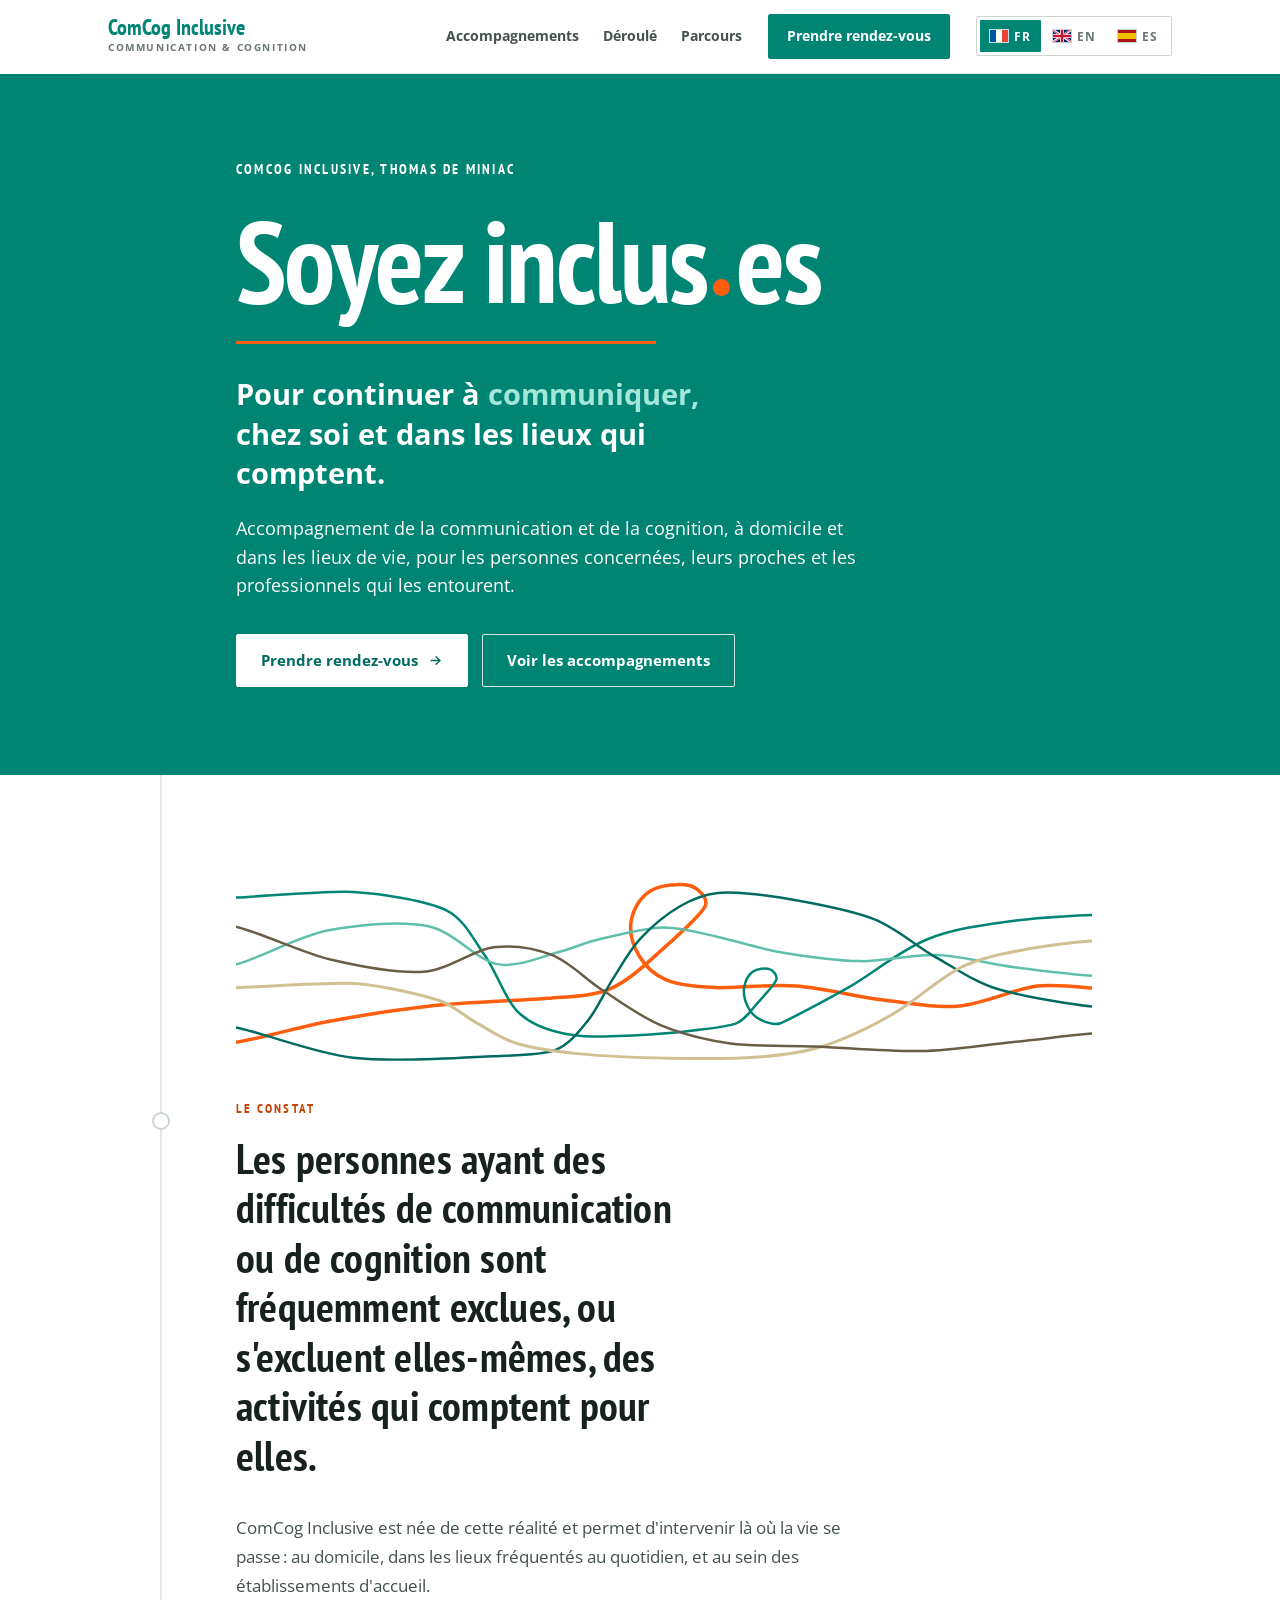
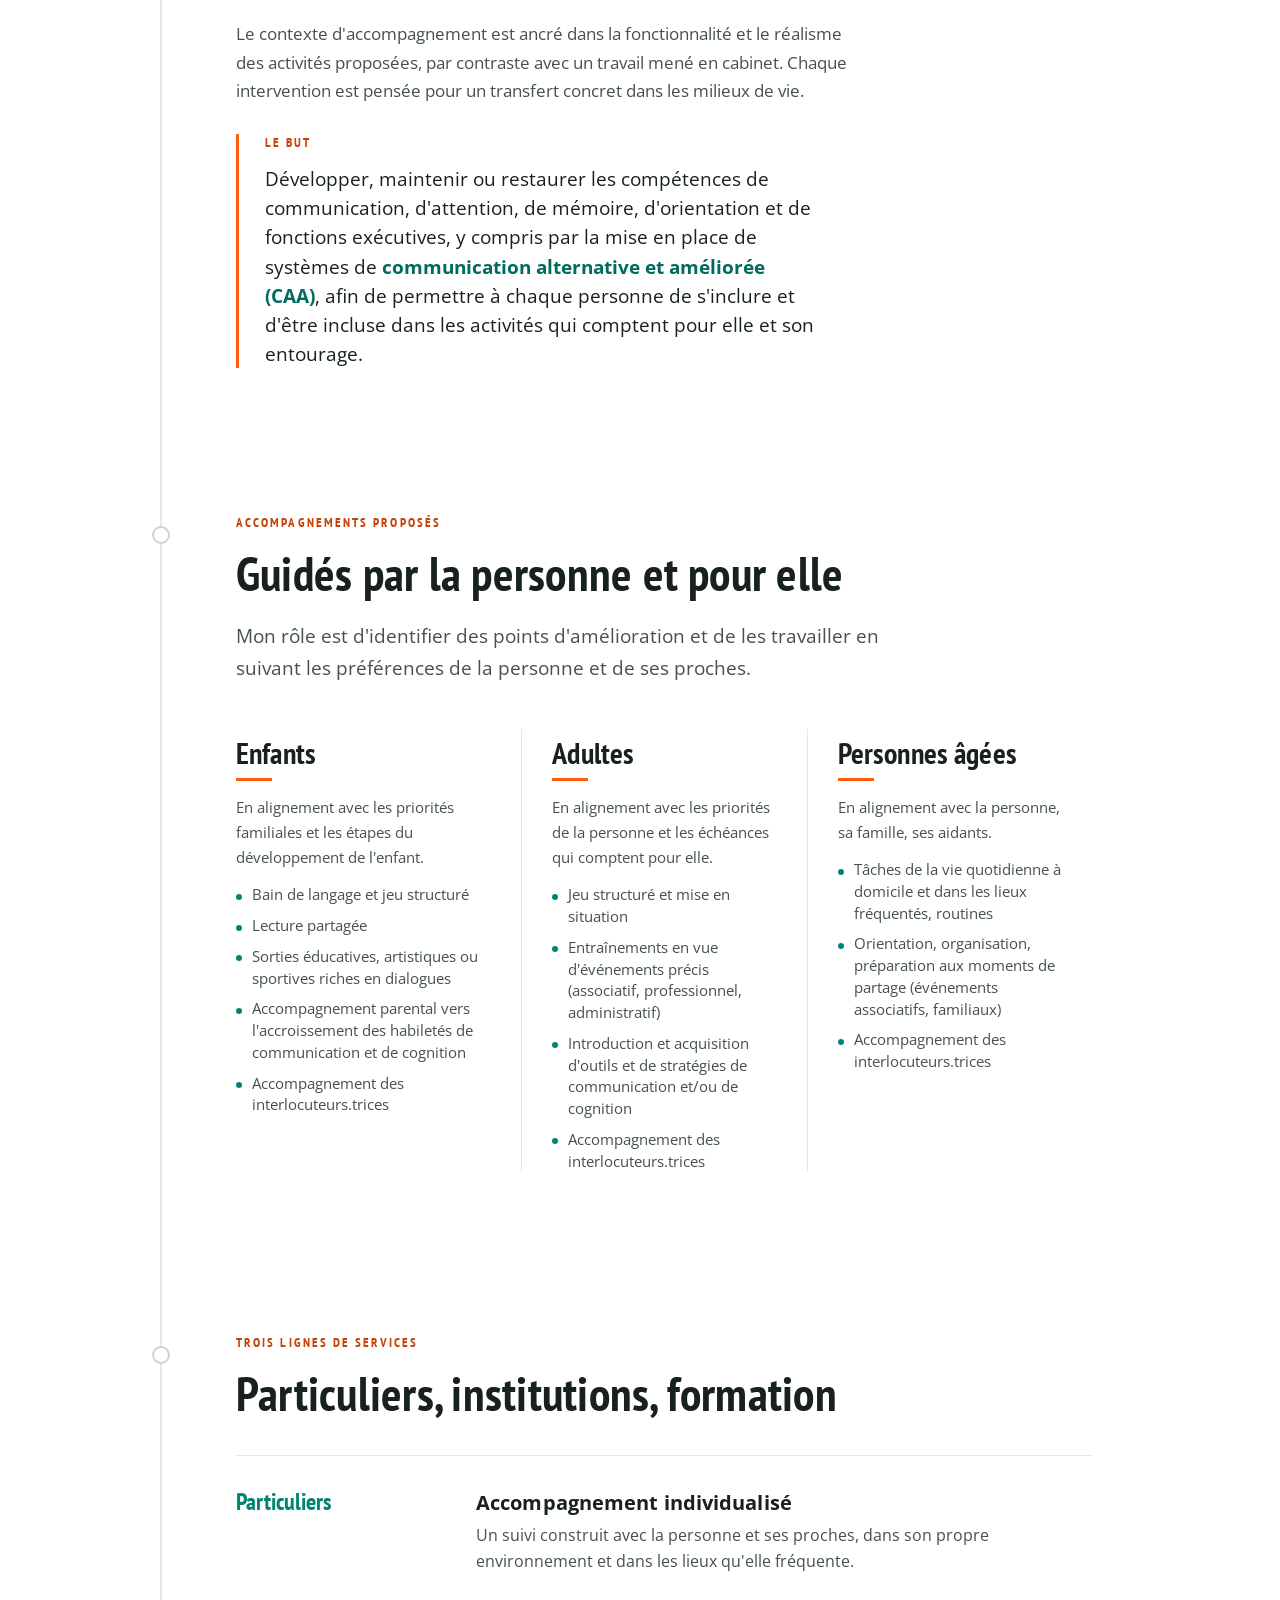
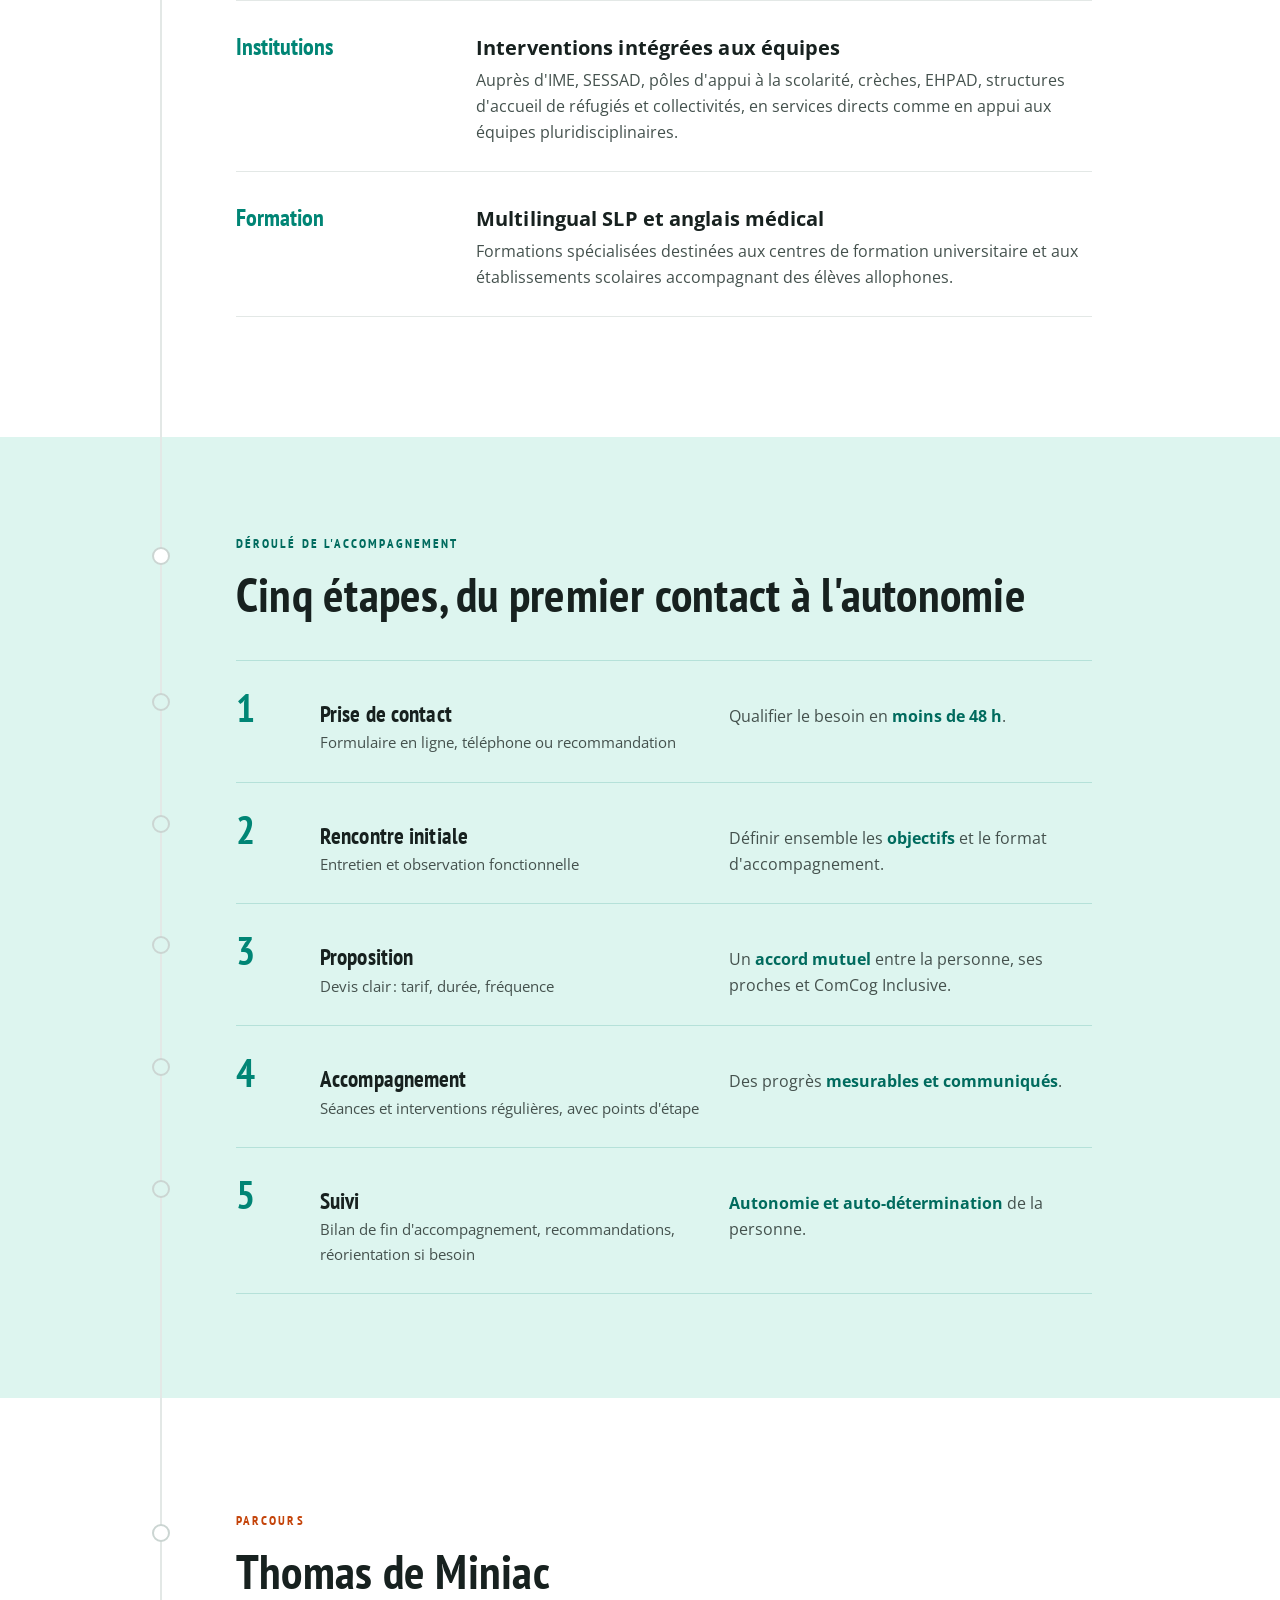
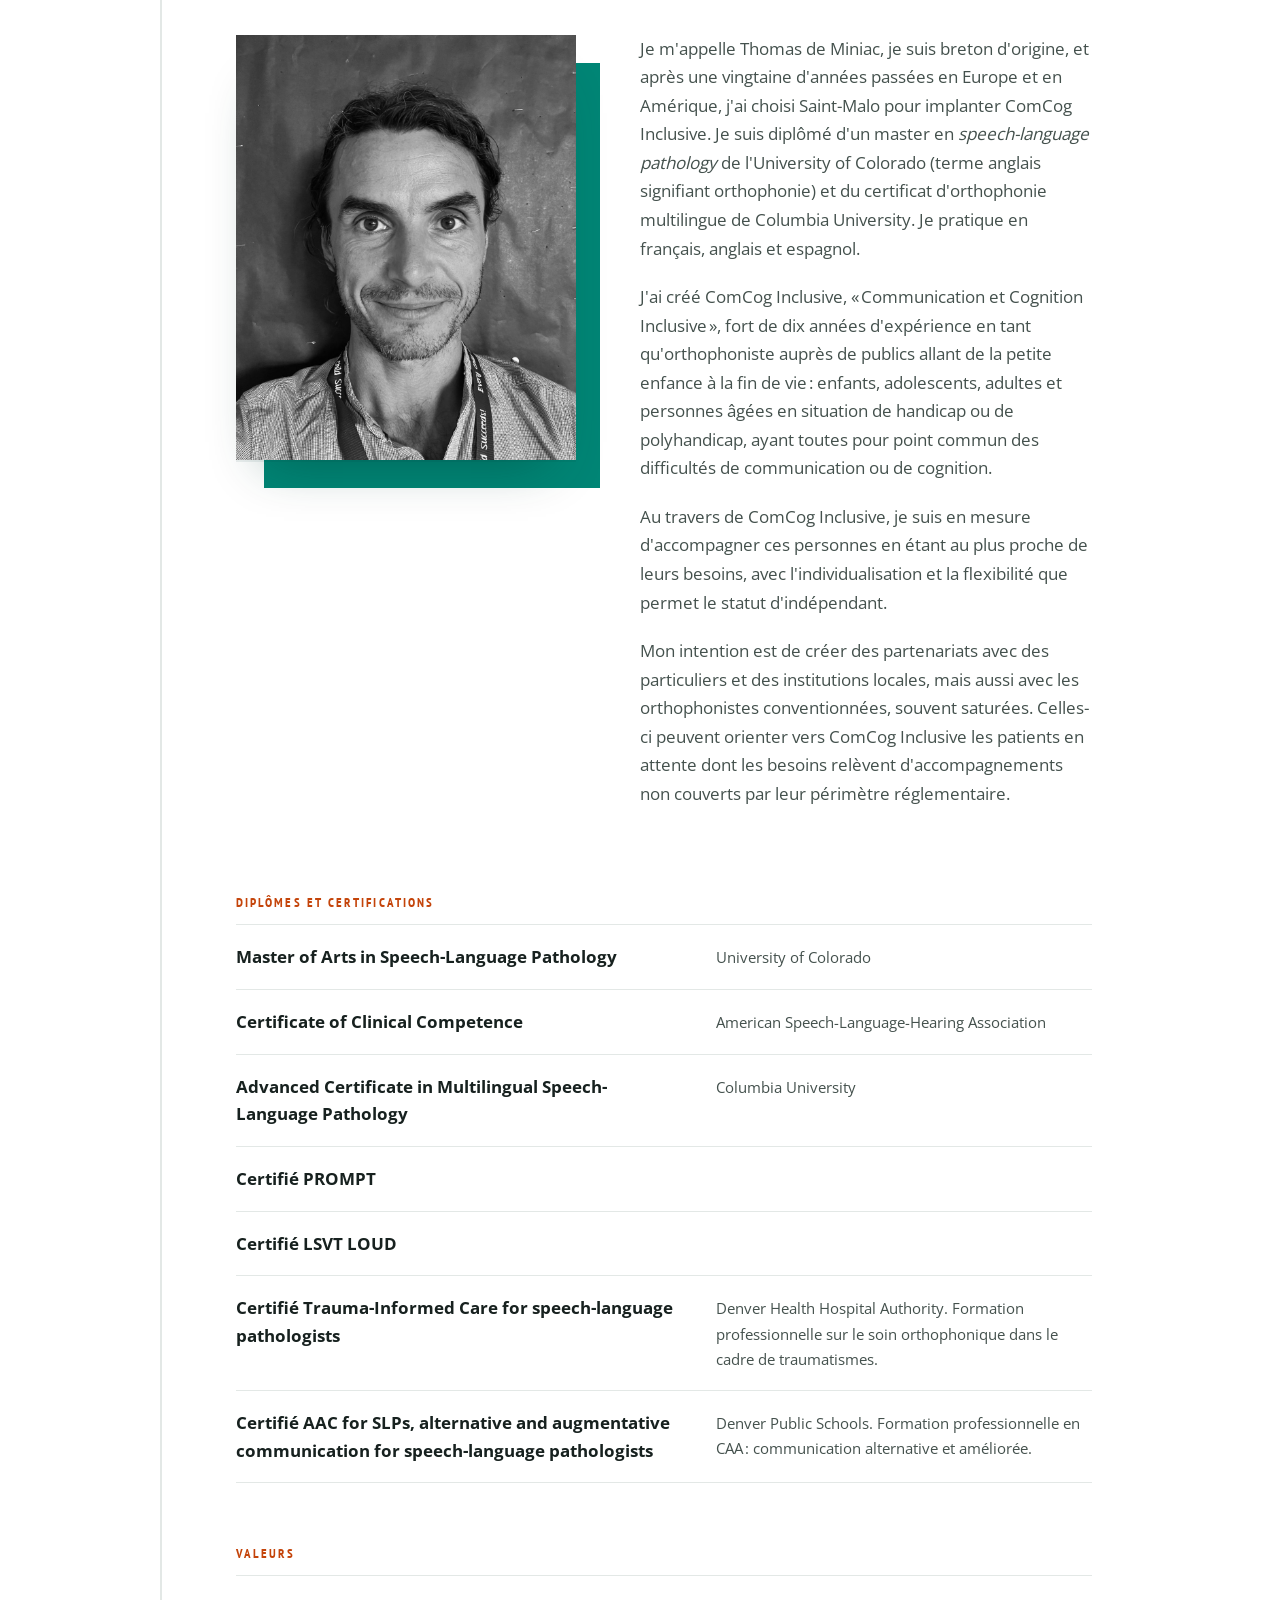
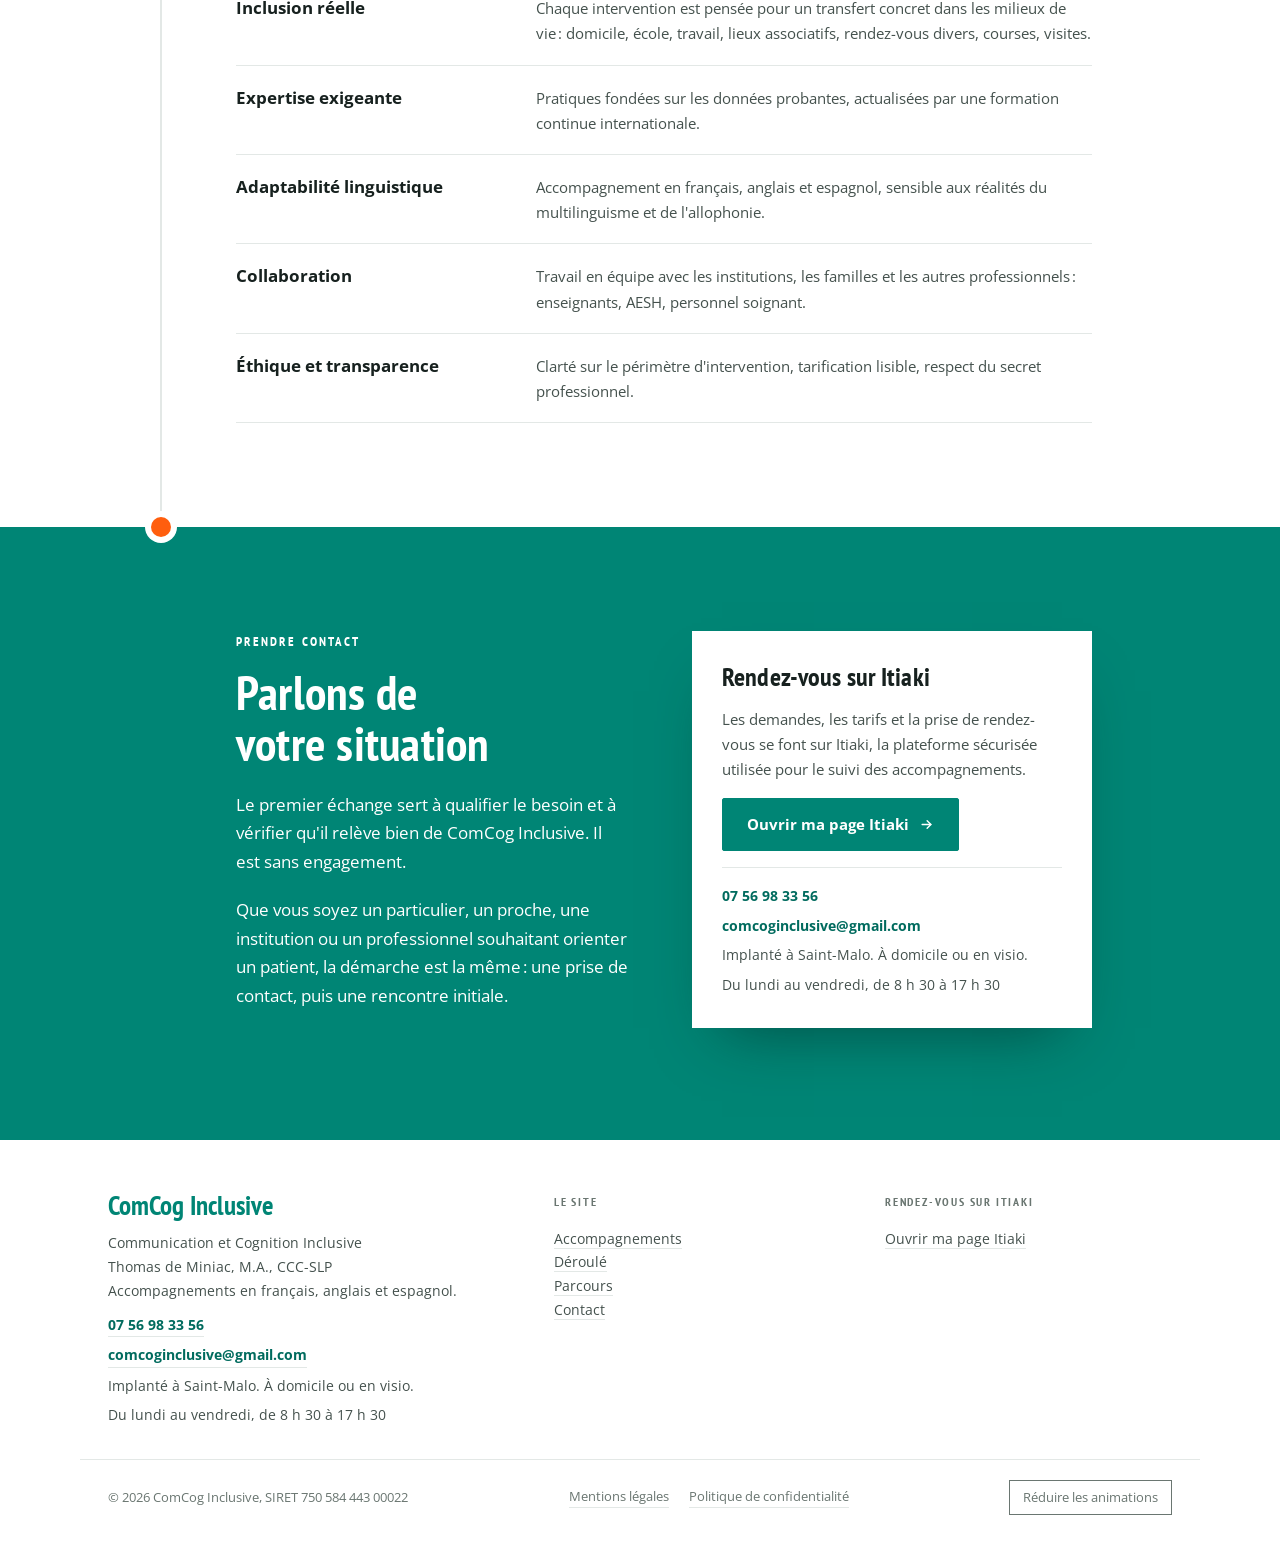
<file: index.html>
<!DOCTYPE html>
<html lang="fr">
<head>
<meta charset="utf-8">
<meta name="viewport" content="width=device-width,initial-scale=1">
<title>ComCog Inclusive, communication et cognition à Saint-Malo</title>
<meta name="description" content="Implanté à Saint-Malo, Thomas de Miniac accompagne à domicile ou en visio les personnes ayant des difficultés de communication ou de cognition, leurs proches et les professionnels qui les entourent. En français, anglais et espagnol.">
<meta name="theme-color" content="#008575">
<meta property="og:type" content="website">
<meta property="og:locale" content="fr_FR">
<meta property="og:site_name" content="ComCog Inclusive">
<meta property="og:title" content="ComCog Inclusive, communication et cognition à Saint-Malo">
<meta property="og:description" content="Implanté à Saint-Malo, Thomas de Miniac accompagne à domicile ou en visio les personnes ayant des difficultés de communication ou de cognition, leurs proches et les professionnels qui les entourent. En français, anglais et espagnol.">
<link rel="canonical" href="https://comcoginclusive.com/">
<meta property="og:url" content="https://comcoginclusive.com/">
<meta property="og:image" content="https://comcoginclusive.com/images/partage.png">
<meta property="og:image:width" content="1200">
<meta property="og:image:height" content="630">
<meta name="twitter:card" content="summary_large_image">
<link rel="icon" href="favicon.ico" sizes="32x32">
<link rel="icon" href="favicon.svg" type="image/svg+xml">
<link rel="apple-touch-icon" href="apple-touch-icon.png">
<link rel="preload" href="fonts/PTSansNarrow-Bold.ttf" as="font" type="font/ttf" crossorigin>
<link rel="preload" href="fonts/OpenSans-Regular.ttf" as="font" type="font/ttf" crossorigin>
<link rel="stylesheet" href="css/styles.css">
<script>
  document.documentElement.className += ' js ready';
  try {
    var l = localStorage.getItem('comcog-lang');
    if (l === 'en' || l === 'es' || l === 'fr') document.documentElement.setAttribute('data-lang', l);
    if (localStorage.getItem('comcog-motion') === 'calm') document.documentElement.setAttribute('data-motion', 'calm');
  } catch (e) {}
</script>
</head>
<body>
<a class="skip" href="#top"><span class="l-fr" lang="fr">Aller au contenu</span><span class="l-en" lang="en">Skip to content</span><span class="l-es" lang="es">Ir al contenido</span></a>
<header class="topbar">
  
  <nav class="nav" aria-label="Navigation principale">
    <a class="brand" href="#top"><span class="brand__name">ComCog Inclusive</span><span class="brand__sub">Communication &amp; Cognition</span></a>
    <div class="nav__links"><a href="#accompagnements"><span class="l-fr" lang="fr">Accompagnements</span><span class="l-en" lang="en">Services</span><span class="l-es" lang="es">Acompañamientos</span></a><a href="#deroule"><span class="l-fr" lang="fr">Déroulé</span><span class="l-en" lang="en">Pathway</span><span class="l-es" lang="es">Recorrido</span></a><a href="#parcours"><span class="l-fr" lang="fr">Parcours</span><span class="l-en" lang="en">Background</span><span class="l-es" lang="es">Trayectoria</span></a></div>
    <a class="btn btn--teal btn--sm" href="https://rdv.itiaki.com/comcog-inclusive" target="_blank" rel="noopener"><span class="l-fr" lang="fr">Prendre rendez-vous</span><span class="l-en" lang="en">Book an appointment</span><span class="l-es" lang="es">Pedir cita</span><span class="l-fr sr-only" lang="fr"> (ouvre une nouvelle fenêtre)</span><span class="l-en sr-only" lang="en"> (opens in a new window)</span><span class="l-es sr-only" lang="es"> (se abre en una ventana nueva)</span></a>
    <div class="lang" role="group" aria-label="Langue / Language / Idioma"><button type="button" data-lang="fr" lang="fr" aria-pressed="true"><svg class="flag" viewBox="0 0 3 2" aria-hidden="true" focusable="false"><path fill="#0055A4" d="M0 0h1v2H0z"/><path fill="#fff" d="M1 0h1v2H1z"/><path fill="#EF4135" d="M2 0h1v2H2z"/></svg><span class="lang__code">FR</span><span class="sr-only"> Français</span></button><button type="button" data-lang="en" lang="en" aria-pressed="false"><svg class="flag" viewBox="0 0 60 40" aria-hidden="true" focusable="false"><clipPath id="uk-t"><path d="M30,20h30v20zv20h-30zh-30v-20zv-20h30z"/></clipPath><path fill="#012169" d="M0,0v40h60v-40z"/><path stroke="#fff" stroke-width="8" d="M0,0L60,40M60,0L0,40"/><path stroke="#C8102E" stroke-width="5" clip-path="url(#uk-t)" d="M0,0L60,40M60,0L0,40"/><path stroke="#fff" stroke-width="13" d="M30,0v40M0,20h60"/><path stroke="#C8102E" stroke-width="8" d="M30,0v40M0,20h60"/></svg><span class="lang__code">EN</span><span class="sr-only"> English</span></button><button type="button" data-lang="es" lang="es" aria-pressed="false"><svg class="flag" viewBox="0 0 3 2" aria-hidden="true" focusable="false"><path fill="#AA151B" d="M0 0h3v2H0z"/><path fill="#F1BF00" d="M0 .5h3v1H0z"/></svg><span class="lang__code">ES</span><span class="sr-only"> Español</span></button></div>
  </nav>
</header>
<main id="top">
<section class="hero"><div class="shell">
  <p class="l-fr hero__kicker" lang="fr">ComCog Inclusive, Thomas de Miniac</p><p class="l-en hero__kicker" lang="en">ComCog Inclusive, Thomas de Miniac, speech-language pathologist</p><p class="l-es hero__kicker" lang="es">ComCog Inclusive, Thomas de Miniac, terapista del habla y del lenguaje</p>
  <h1><span class="wipe" data-wipe-delay="60"><span class="l-fr" lang="fr">Soyez inclus<span class="pt" aria-hidden="true"></span>es</span><span class="l-en" lang="en">Be included</span><span class="l-es" lang="es">Sea incluido<span class="pt" aria-hidden="true"></span>a</span></span></h1>
  <div class="hero__rule" aria-hidden="true"></div>
  <p class="hero__phrase"><span class="wipe" data-wipe-delay="500"><span class="l-fr" lang="fr">Pour continuer à </span><span class="l-en" lang="en">To keep on </span><span class="l-es" lang="es">Para seguir </span><span class="cycle" id="cycle">communiquer,</span> <span class="l-fr cycle-tail" lang="fr">chez soi et dans les lieux qui comptent.</span><span class="l-en cycle-tail" lang="en">at home and in the places that matter.</span><span class="l-es cycle-tail" lang="es">en casa y en los lugares que importan.</span></span></p>
  <p class="hero__lede"><span class="wipe" data-wipe-delay="650"><span class="l-fr" lang="fr">Accompagnement de la communication et de la cognition, à domicile et dans les lieux de vie, pour les personnes concernées, leurs proches et les professionnels qui les entourent.</span><span class="l-en" lang="en">Support for communication and cognition, at home and in everyday settings, for the people concerned, their loved ones and the professionals around them.</span><span class="l-es" lang="es">Acompañamiento de la comunicación y la cognición, a domicilio y en los lugares de vida, para las personas afectadas, sus seres queridos y los profesionales que las rodean.</span></span></p>
  <div class="hero__cta">
    <a class="btn btn--white" href="https://rdv.itiaki.com/comcog-inclusive" target="_blank" rel="noopener"><span class="l-fr" lang="fr">Prendre rendez-vous</span><span class="l-en" lang="en">Book an appointment</span><span class="l-es" lang="es">Pedir cita</span><span class="l-fr sr-only" lang="fr"> (ouvre une nouvelle fenêtre)</span><span class="l-en sr-only" lang="en"> (opens in a new window)</span><span class="l-es sr-only" lang="es"> (se abre en una ventana nueva)</span><svg viewBox="0 0 24 24" aria-hidden="true"><path d="M5 12h14"/><path d="M13 6l6 6-6 6"/></svg></a>
    <a class="btn btn--outline-white" href="#accompagnements"><span class="l-fr" lang="fr">Voir les accompagnements</span><span class="l-en" lang="en">See the services</span><span class="l-es" lang="es">Ver los acompañamientos</span></a>
  </div>
</div></section>
<div class="track"><div class="spine" aria-hidden="true"><div class="spine__fill" id="spine"></div></div>
<section class="sec s-constat"><div class="shell">
  <svg id="fils-noeud" class="fils-noeud" xmlns="http://www.w3.org/2000/svg" viewBox="0 0 1100 260" preserveAspectRatio="xMidYMid slice" role="img" aria-label="Six fils de couleur emmêlés en un nœud se desserrent et s'alignent en lignes parallèles, le fil orange en tête." focusable="false" fill="none" stroke-linecap="round" stroke-linejoin="round">
<!-- Variante décorative, si le texte voisin dit déjà tout : remplacer role="img" aria-label="…" par aria-hidden="true" -->
<path stroke="#FF5E0E" stroke-width="3.5" vector-effect="non-scaling-stroke" data-d0="M-20 226C8 226 76.9 204 120 196 163.1 188 206.4 180.7 250 176 293.6 171.3 373 168.6 400 166 427 163.4 455.7 164.6 480.5 153.7 505.4 142.8 527.7 119 547.9 101 568.2 83 600.5 53.7 605 43.2 609.4 32.7 595.2 19.1 584.2 16 573.2 12.9 546 14.6 532.4 22.8 518.8 31 509.2 47.1 506.4 62.8 503.6 78.4 508.7 95.8 516.8 109.5 524.9 123.2 538.2 135.4 553.1 141.8 568 148.2 594.3 151 615.3 152 636.3 153 685.2 147.4 720 150 754.8 152.6 796.8 163.9 830 168 863.2 172.1 896.7 179 930 176 963.3 173 1000.2 153.5 1030 150 1059.8 146.5 1102 154 1120 154" data-d1="M-12.3 124.8C15.3 124.8 83.1 114.9 125.8 111.3 168.5 107.7 211.3 104.4 254.1 102.3 296.9 100.2 375.5 99 402 97.8 428.5 96.6 459.3 93.2 481.5 92.3 503.6 91.4 548 91.9 548 91.9 548 91.9 548 91.9 548 91.9 548 91.9 548 91.9 548 91.9 548 91.9 548 91.9 548 91.9 548 91.9 548 91.9 548 91.9 548 91.9 548 91.9 548 91.9 548 91.9 548 91.9 548 91.9 548 91.9 592.3 91.7 614.4 91.5 636.6 91.3 683.3 89.4 717.7 90.6 752.1 91.8 793.4 96.8 826.2 98.7 859.1 100.6 892 103.6 924.9 102.3 957.7 101 994 92.2 1023.5 90.6 1053.1 89 1094.5 92.4 1112.3 92.4" d="M-6 42C21.3 42 88.3 42 130.6 42 172.8 42 215.1 42 257.4 42 299.6 42 377.5 42 403.7 42 429.9 42 476.7 42 482.2 42 487.7 42 493.2 42 498.7 42 504.1 42 509.6 42 515.1 42 520.6 42 526.1 42 531.5 42 537 42 542.5 42 548 42 553.5 42 558.9 42 564.4 42 569.9 42 575.4 42 580.9 42 586.3 42 591.8 42 597.3 42 602.8 42 608.2 42 613.7 42 619.2 42 681.8 42 715.8 42 749.9 42 790.6 42 823.1 42 855.6 42 888.2 42 920.7 42 953.2 42 988.9 42 1018.2 42 1047.5 42 1088.4 42 1106 42"/>
<path stroke="#008575" stroke-width="2.5" vector-effect="non-scaling-stroke" data-d0="M-20 34C14 34 109.3 23.8 150 26 190.7 28.2 246.7 38.5 270 50 293.3 61.5 305.1 88.7 320 110 334.9 131.3 346.4 169.1 365 186 383.6 202.9 410.1 210.4 435 214 459.9 217.6 512.5 214.4 545 212 577.5 209.6 629.2 203.1 642 198.9 654.8 194.7 662.4 180.6 671.2 171 680.1 161.4 694.1 145.7 696 140.4 697.9 135.1 692.4 127.8 687 126 681.6 124.2 670.6 125.1 664.5 129.6 658.4 134.1 654.4 142.8 653.2 150.8 652.1 158.7 654.4 168.5 657.8 175.5 661.1 182.5 666.6 189 673.5 192.6 680.4 196.2 691.9 201.2 700.5 198 709.1 194.8 760.7 167 790 150 819.3 133 855.3 102.2 890 88 924.7 73.8 962.8 69.2 1000 64 1037.2 58.8 1096 56 1120 56" data-d1="M13 56C44.2 56 132.2 51.4 169.1 52.4 205.9 53.4 262 59 279.2 63.2 296.5 67.4 310.6 80 325.1 90.2 339.6 100.4 350.1 117.2 366.4 124.4 382.8 131.6 408.9 135.5 430.7 137 452.5 138.5 501.9 137.2 531.7 136.1 561.4 135 611.8 130.7 620.7 130.2 629.6 129.7 647.6 130 647.6 130 647.6 130 647.6 130 647.6 130 647.6 130 647.6 130 647.6 130 647.6 130 647.6 130 647.6 130 647.6 130 647.6 130 647.6 130 647.6 130 647.6 130 647.6 130 647.6 130 647.6 130 647.6 130 647.6 130 665.6 131.6 674.4 129.8 683.2 128 729.3 116 756.6 108.2 783.8 100.4 817 86.6 848.4 80.3 879.7 74 915.6 71.8 949.3 69.5 983.1 67.2 1037.5 65.9 1059.5 65.9" d="M40 74C68.9 74 150.6 74 184.6 74 218.7 74 272.6 74 286.8 74 300.9 74 316.5 74 329.3 74 342.1 74 354.8 74 367.6 74 380.4 74 407.3 74 427.1 74 447 74 493.2 74 520.7 74 548.3 74 601.2 74 603.3 74 605.4 74 607.4 74 609.5 74 611.6 74 613.7 74 615.7 74 617.8 74 619.9 74 621.9 74 624 74 626.1 74 628.2 74 630.2 74 632.3 74 634.4 74 636.5 74 638.5 74 640.6 74 642.7 74 644.8 74 646.8 74 648.9 74 651 74 653.1 74 655.1 74 703.8 74 729.2 74 754.6 74 785.9 74 814.3 74 842.7 74 876.7 74 907.9 74 939.1 74 989.6 74 1010 74"/>
<path stroke="#5FBFAB" stroke-width="2.5" vector-effect="non-scaling-stroke" data-d0="M-20 122C6 122 67.5 84.5 110 76 152.5 67.5 206.3 63.3 240 70 273.7 76.7 303.3 114.7 330 120 356.7 125.3 393 108.2 410 104 427 99.8 443 92 460 88 477 84 521.3 72.6 545 72 568.7 71.4 591.8 79.1 615 84 638.2 88.9 667.9 99.3 695 104 722.1 108.7 766.6 115.3 800 116 833.4 116.7 866.6 106.7 900 108 933.4 109.3 966.5 119.7 1000 124 1033.5 128.3 1096 136 1120 136" data-d1="M211 113.2C231.2 113.2 278.6 96.4 312.1 92.5 345.7 88.6 388.9 87 413.3 89.8 437.7 92.6 462.6 109.9 483.3 112.3 504.1 114.7 532.5 107 545.6 105.1 558.6 103.2 571.4 99.7 584.5 97.9 597.5 96.1 632.4 91 650.6 90.7 668.9 90.4 687 93.9 705.1 96.1 723.2 98.3 746.5 103 767.3 105.1 788.2 107.2 823.1 110.2 849 110.5 875 110.8 900.9 106.3 926.8 106.9 952.8 107.5 978.7 112.2 1004.6 114.1 1030.6 116 1079.3 119.5 1098 119.5" d="M400 106C415.5 106 451.7 106 477.5 106 503.4 106 537.2 106 555.1 106 573 106 592.9 106 608.8 106 624.7 106 646.5 106 656.5 106 666.4 106 676.4 106 686.3 106 696.3 106 723.1 106 737 106 750.9 106 764.9 106 778.8 106 792.7 106 810.6 106 826.5 106 842.4 106 869.2 106 889.1 106 909 106 928.9 106 948.8 106 968.7 106 988.5 106 1008.4 106 1028.3 106 1065.7 106 1080 106"/>
<path stroke="#006B5E" stroke-width="2.5" vector-effect="non-scaling-stroke" data-d0="M-20 200C14 200 92 235.4 150 242 208 248.6 303.2 241 330 240 356.8 239 392.3 238.7 410 232 427.7 225.3 440.2 208.8 452 194 463.8 179.2 473.9 155.7 485 138 496.1 120.3 506 101.5 520 86 534 70.5 554.8 53.1 570 44 585.2 34.9 602.4 27.6 620 26 637.6 24.4 673.6 27.5 700 32 726.4 36.5 790.7 48.6 820 60 849.3 71.4 873.9 95 900 110 926.1 125 951.2 143.3 980 152 1008.8 160.7 1092 176 1120 176" data-d1="M-0.2 165.9C31.9 165.9 106.5 181.9 160.3 184.8 214.1 187.7 305 184.4 330.2 183.9 355.4 183.4 391.6 182.8 405.7 180.3 419.9 177.8 433.9 170.1 445.4 163.2 456.9 156.3 465.9 146.1 476.5 138 487.2 129.9 497.6 120.9 509.6 114.6 521.5 108.3 541.4 100.1 556.8 95.7 572.1 91.3 588 88.3 604 87.6 619.9 86.9 654.4 88.3 679.5 90.3 704.6 92.3 767 98.1 792.8 102.9 818.6 107.7 843.3 118.5 868.3 125.4 893.3 132.3 918.1 140.6 943.8 144.3 969.5 148 1049.6 155.1 1076 155.1" d="M16 138C46.5 138 117.8 138 168.7 138 219.6 138 306.4 138 330.4 138 354.3 138 389.7 138 402.2 138 414.8 138 430.1 138 440 138 449.9 138 459.7 138 469.6 138 479.5 138 490.6 138 501.1 138 511.5 138 531 138 546 138 560.9 138 575.9 138 590.9 138 605.8 138 638.8 138 662.7 138 686.7 138 746.6 138 770.5 138 794.5 138 818.4 138 842.4 138 866.3 138 890.3 138 914.2 138 938.2 138 1014.8 138 1040 138"/>
<path stroke="#CFC194" stroke-width="3" vector-effect="non-scaling-stroke" data-d0="M-20 150C14 150 112.7 141.9 150 144 187.3 146.1 241.5 160 260 166 278.5 172 293.6 186.8 310 196 326.4 205.2 342 216.5 360 222 378 227.5 413.1 233.3 440 236 466.9 238.7 520 241.3 560 242 600 242.7 653 242.2 680 240 707 237.8 734.3 234.5 760 226 785.7 217.5 821.3 200.6 850 184 878.7 167.4 912 135.4 940 122 968 108.6 1000.3 103.6 1030 98 1059.7 92.4 1102 88 1120 88" data-d1="M62.5 161C87.2 161 159 157.4 185.8 158.3 212.5 159.2 252.9 165.7 265.5 168.2 278.1 170.7 289.8 177.5 301.8 181.7 313.7 185.9 325.5 191 338 193.4 350.5 195.8 376.6 198.5 396 199.7 415.4 200.9 454 202.1 483 202.4 512 202.7 550.6 202.5 570 201.5 589.4 200.5 608.9 199.1 628 195.2 647.1 191.3 671.9 183.9 693.2 176.3 714.6 168.7 737.4 154.7 758.5 148.4 779.6 142.1 802.1 140.1 823.8 137.6 845.4 135.1 876 133.1 889 133.1" d="M130 170C147 170 196.7 170 215 170 233.3 170 261.7 170 270 170 278.3 170 286.7 170 295 170 303.3 170 311.7 170 320 170 328.3 170 346.7 170 360 170 373.3 170 400 170 420 170 440 170 466.7 170 480 170 493.3 170 506.7 170 520 170 533.3 170 550 170 565 170 580 170 595 170 610 170 625 170 640 170 655 170 670 170 691 170 700 170"/>
<path stroke="#695D46" stroke-width="2.5" vector-effect="non-scaling-stroke" data-d0="M-20 66C8 66 80.7 102.6 120 112 159.3 121.4 208.3 130.4 240 128 271.7 125.6 305 99.3 330 96 355 92.7 381.6 96.6 405 106 428.4 115.4 447.8 137.4 470 152 492.2 166.6 518 186.5 545 198 572 209.5 604.3 217.7 635 222 665.7 226.3 708.3 224.5 745 226 781.7 227.5 839.8 232.9 880 232 920.2 231.1 960 224 1000 220 1040 216 1096 208 1120 208" data-d1="M26.2 140.8C52.7 140.8 120.9 157.2 158.5 161.5 196.1 165.8 243.2 169.7 271.9 168.7 300.6 167.7 333.3 155.8 356.9 154.3 380.6 152.8 406.6 154.8 427.8 158.8 449 162.8 468.6 173 489.2 179.5 509.9 186 536 195.3 560.1 200.2 584.2 205.1 616.7 209.1 645.2 211 673.7 212.9 714.5 212.1 749.1 212.8 783.8 213.5 838.9 215.9 876.7 215.5 914.5 215.1 952.3 211.9 990.1 210.1 1027.9 208.3 1080.8 204.7 1103.5 204.7" d="M64 202C89.2 202 154 202 190 202 226 202 271 202 298 202 325 202 356.5 202 379 202 401.5 202 427 202 446.5 202 466 202 485.5 202 505 202 524.5 202 550 202 572.5 202 595 202 626.5 202 653.5 202 680.5 202 719.5 202 752.5 202 785.5 202 838 202 874 202 910 202 946 202 982 202 1018 202 1068.4 202 1090 202"/>
</svg>
  <div class="sec__head"><span class="node" aria-hidden="true"></span><p class="l-fr label" lang="fr">Le constat</p><p class="l-en label" lang="en">Starting point</p><p class="l-es label" lang="es">La constatación</p></div>
  <h2 class="constat"><span class="wipe"><span class="l-fr" lang="fr">Les personnes ayant des difficultés de communication ou de cognition sont fréquemment exclues, ou s'excluent elles-mêmes, des activités qui comptent pour elles.</span><span class="l-en" lang="en">People with communication or cognitive difficulties are frequently excluded, or exclude themselves, from the activities that matter to them.</span><span class="l-es" lang="es">Las personas con dificultades de comunicación o cognición son frecuentemente excluidas, o se autoexcluyen, de las actividades que les importan.</span></span></h2>
  <div class="stack body"><p class="l-fr" lang="fr">ComCog Inclusive est née de cette réalité et permet d'intervenir là où la vie se passe : au domicile, dans les lieux fréquentés au quotidien, et au sein des établissements d'accueil.</p><p class="l-en" lang="en">ComCog Inclusive grew out of this observation and makes it possible to work where life happens: at home, in everyday activity settings, and within care facilities.</p><p class="l-es" lang="es">ComCog Inclusive nació de esta constatación y permite intervenir donde ocurre la vida: en el domicilio, en los lugares frecuentados a diario y dentro de los centros de acogida.</p><p class="l-fr" lang="fr">Le contexte d'accompagnement est ancré dans la fonctionnalité et le réalisme des activités proposées, par contraste avec un travail mené en cabinet. Chaque intervention est pensée pour un transfert concret dans les milieux de vie.</p><p class="l-en" lang="en">The support model is grounded in functionality and real-world relevance, in contrast to care delivered in a clinical office setting. Every intervention is designed for concrete transfer into daily environments.</p><p class="l-es" lang="es">El enfoque del acompañamiento está anclado en la funcionalidad y el realismo de las actividades propuestas, en contraste con las intervenciones realizadas en consultorio. Cada intervención está pensada para lograr una transferencia concreta a los entornos de vida.</p><div class="mission"><p class="l-fr label" lang="fr">Le but</p><p class="l-en label" lang="en">Goal</p><p class="l-es label" lang="es">La meta</p><p class="l-fr" lang="fr">Développer, maintenir ou restaurer les compétences de communication, d'attention, de mémoire, d'orientation et de fonctions exécutives, y compris par la mise en place de systèmes de <strong>communication alternative et améliorée (CAA)</strong>, afin de permettre à chaque personne de s'inclure et d'être incluse dans les activités qui comptent pour elle et son entourage.</p><p class="l-en" lang="en">Develop, maintain, or restore communication, attention, memory, orientation, and executive-function skills, including through the implementation of <strong>augmentative and alternative communication (AAC)</strong> systems, so that every person can include themselves, and be included, in the activities that matter to them and to those around them.</p><p class="l-es" lang="es">Desarrollar, mantener o restaurar las competencias de comunicación, atención, memoria, orientación y funciones ejecutivas, incluyendo la implementación de sistemas de <strong>comunicación aumentativa y alternativa (CAA)</strong>, para permitir que cada persona pueda incluirse y ser incluida en las actividades que le importan a ella y a su entorno.</p></div></div>
</div></section>
<section class="sec s-accomp" id="accompagnements"><div class="shell">
  <div class="sec__head"><span class="node" aria-hidden="true"></span><p class="l-fr label" lang="fr">Accompagnements proposés</p><p class="l-en label" lang="en">Services offered</p><p class="l-es label" lang="es">Acompañamientos propuestos</p><h2 class="h-sec"><span class="wipe"><span class="l-fr" lang="fr">Guidés par la personne et pour elle</span><span class="l-en" lang="en">Guided by the person and for the person</span><span class="l-es" lang="es">Guiados por la persona y para ella</span></span></h2></div>
  <p class="l-fr lede" lang="fr">Mon rôle est d'identifier des points d'amélioration et de les travailler en suivant les préférences de la personne et de ses proches.</p><p class="l-en lede" lang="en">My role is to identify areas for improvement and to work on them according to the preferences of the person and their loved ones.</p><p class="l-es lede" lang="es">Mi rol es identificar puntos de mejora y trabajarlos siguiendo las preferencias de la persona y de sus seres queridos.</p>
  <div class="cols">
    <article class="col"><h3><span class="l-fr" lang="fr">Enfants</span><span class="l-en" lang="en">Children</span><span class="l-es" lang="es">Niños</span></h3><p class="l-fr" lang="fr">En alignement avec les priorités familiales et les étapes du développement de l'enfant.</p><p class="l-en" lang="en">Aligned with family priorities and childhood developmental milestones.</p><p class="l-es" lang="es">En alineación con las prioridades familiares y las normas del desarrollo infantil.</p><ul><li class="l-fr" lang="fr">Bain de langage et jeu structuré</li><li class="l-fr" lang="fr">Lecture partagée</li><li class="l-fr" lang="fr">Sorties éducatives, artistiques ou sportives riches en dialogues</li><li class="l-fr" lang="fr">Accompagnement parental vers l'accroissement des habiletés de communication et de cognition</li><li class="l-fr" lang="fr">Accompagnement des interlocuteurs.trices</li><li class="l-en" lang="en">Language immersion and structured play</li><li class="l-en" lang="en">Shared reading</li><li class="l-en" lang="en">Language-rich educational, artistic or sports outings</li><li class="l-en" lang="en">Parent coaching to build communication and cognitive skills</li><li class="l-en" lang="en">Communication partner training</li><li class="l-es" lang="es">Baño de lenguaje y juego estructurado</li><li class="l-es" lang="es">Lectura compartida</li><li class="l-es" lang="es">Salidas educativas, artísticas o deportivas llenas de lenguaje</li><li class="l-es" lang="es">Acompañamiento parental para fortalecer las habilidades de comunicación y cognición</li><li class="l-es" lang="es">Entrenamiento del compañero de comunicación</li></ul></article>
    <article class="col"><h3><span class="l-fr" lang="fr">Adultes</span><span class="l-en" lang="en">Adults</span><span class="l-es" lang="es">Adultos</span></h3><p class="l-fr" lang="fr">En alignement avec les priorités de la personne et les échéances qui comptent pour elle.</p><p class="l-en" lang="en">Aligned with the person's priorities and the events that matter to them.</p><p class="l-es" lang="es">En alineación con las prioridades de la persona y los eventos que le importan.</p><ul><li class="l-fr" lang="fr">Jeu structuré et mise en situation</li><li class="l-fr" lang="fr">Entraînements en vue d'événements précis (associatif, professionnel, administratif)</li><li class="l-fr" lang="fr">Introduction et acquisition d'outils et de stratégies de communication et/ou de cognition</li><li class="l-fr" lang="fr">Accompagnement des interlocuteurs.trices</li><li class="l-en" lang="en">Structured play, role-play and real-life simulations</li><li class="l-en" lang="en">Training geared toward specific events (professional, community, administrative)</li><li class="l-en" lang="en">Introduction and acquisition of compensatory strategies and tools to address communication and/or cognitive difficulties</li><li class="l-en" lang="en">Communication partner training</li><li class="l-es" lang="es">Juego estructurado y simulaciones de situaciones reales</li><li class="l-es" lang="es">Entrenamientos para eventos específicos (profesional, comunidad, administrativo)</li><li class="l-es" lang="es">Introducción y adquisición de estrategias y herramientas que mejoran la comunicación y la cognición</li><li class="l-es" lang="es">Entrenamiento del compañero de comunicación</li></ul></article>
    <article class="col"><h3><span class="l-fr" lang="fr">Personnes âgées</span><span class="l-en" lang="en">Older adults</span><span class="l-es" lang="es">Personas mayores</span></h3><p class="l-fr" lang="fr">En alignement avec la personne, sa famille, ses aidants.</p><p class="l-en" lang="en">Aligned with the person, their loved ones, and their caregivers.</p><p class="l-es" lang="es">En alineación con la persona, su familia y sus ayudantes.</p><ul><li class="l-fr" lang="fr">Tâches de la vie quotidienne à domicile et dans les lieux fréquentés, routines</li><li class="l-fr" lang="fr">Orientation, organisation, préparation aux moments de partage (événements associatifs, familiaux)</li><li class="l-fr" lang="fr">Accompagnement des interlocuteurs.trices</li><li class="l-en" lang="en">At home and in frequently visited places</li><li class="l-en" lang="en">Orientation, organization, and recall in activities of daily living</li><li class="l-en" lang="en">Preparation for specific events (family, associations)</li><li class="l-en" lang="en">Communication partner training</li><li class="l-es" lang="es">En el hogar y los lugares frecuentados</li><li class="l-es" lang="es">Orientación, organización y memoria en las actividades cotidianas</li><li class="l-es" lang="es">Preparación para eventos específicos (familia, asociaciones)</li><li class="l-es" lang="es">Entrenamiento del compañero de comunicación</li></ul></article>
  </div>
</div></section>
<section class="sec s-lignes"><div class="shell">
  <div class="sec__head"><span class="node" aria-hidden="true"></span><p class="l-fr label" lang="fr">Trois lignes de services</p><p class="l-en label" lang="en">Three service lines</p><p class="l-es label" lang="es">Tres líneas de servicio</p><h2 class="h-sec"><span class="wipe"><span class="l-fr" lang="fr">Particuliers, institutions, formation</span><span class="l-en" lang="en">Individuals, institutions, training</span><span class="l-es" lang="es">Particulares, instituciones, formación</span></span></h2></div>
  <div class="lines">
    <div class="line"><div class="line__k"><span class="l-fr" lang="fr">Particuliers</span><span class="l-en" lang="en">Individuals</span><span class="l-es" lang="es">Particulares</span></div><div><h3><span class="l-fr" lang="fr">Accompagnement individualisé</span><span class="l-en" lang="en">Individualized support</span><span class="l-es" lang="es">Acompañamiento individualizado</span></h3><p class="l-fr" lang="fr">Un suivi construit avec la personne et ses proches, dans son propre environnement et dans les lieux qu'elle fréquente.</p><p class="l-en" lang="en">Support built with the person and their loved ones, in their own environment and in the places they frequent.</p><p class="l-es" lang="es">Un seguimiento construido con la persona y sus seres queridos, en su propio entorno y en los lugares que frecuenta.</p></div></div>
    <div class="line"><div class="line__k"><span class="l-fr" lang="fr">Institutions</span><span class="l-en" lang="en">Institutions</span><span class="l-es" lang="es">Instituciones</span></div><div><h3><span class="l-fr" lang="fr">Interventions intégrées aux équipes</span><span class="l-en" lang="en">Interventions integrated within teams</span><span class="l-es" lang="es">Intervenciones integradas en los equipos</span></h3><p class="l-fr" lang="fr">Auprès d'IME, SESSAD, pôles d'appui à la scolarité, crèches, EHPAD, structures d'accueil de réfugiés et collectivités, en services directs comme en appui aux équipes pluridisciplinaires.</p><p class="l-en" lang="en">Within specialized day centers, early-intervention services, school-support hubs, childcare centers, long-term care facilities, refugee reception centers and local government bodies, in direct services as well as in support of multidisciplinary teams.</p><p class="l-es" lang="es">En centros especializados para la infancia, servicios de atención temprana, dispositivos de apoyo escolar, guarderías, residencias de larga estancia, centros de acogida para refugiados y organismos públicos locales, en servicios directos y en apoyo a los equipos multidisciplinarios.</p></div></div>
    <div class="line"><div class="line__k"><span class="l-fr" lang="fr">Formation</span><span class="l-en" lang="en">Training</span><span class="l-es" lang="es">Formación</span></div><div><h3><span class="l-fr" lang="fr">Multilingual SLP et anglais médical</span><span class="l-en" lang="en">Multilingual SLP and medical English</span><span class="l-es" lang="es">Multilingual SLP e inglés médico</span></h3><p class="l-fr" lang="fr">Formations spécialisées destinées aux centres de formation universitaire et aux établissements scolaires accompagnant des élèves allophones.</p><p class="l-en" lang="en">Specialized training for university training centers and schools supporting multilingual and language-minority students.</p><p class="l-es" lang="es">Formaciones especializadas dirigidas a centros de formación universitaria y establecimientos escolares que acompañan a estudiantes alófonos.</p></div></div>
  </div>
</div></section>
<section class="sec s-deroule" id="deroule"><div class="shell">
  <div class="sec__head"><span class="node" aria-hidden="true"></span><p class="l-fr label" lang="fr">Déroulé de l'accompagnement</p><p class="l-en label" lang="en">Support pathway</p><p class="l-es label" lang="es">Recorrido del acompañamiento</p><h2 class="h-sec"><span class="wipe"><span class="l-fr" lang="fr">Cinq étapes, du premier contact à l'autonomie</span><span class="l-en" lang="en">Five stages, from first contact to autonomy</span><span class="l-es" lang="es">Cinco etapas, del primer contacto a la autonomía</span></span></h2></div>
  <div class="steps">
    <div class="step"><span class="node" aria-hidden="true"></span><div class="step__row"><div class="step__n">1</div><div><h3><span class="l-fr" lang="fr">Prise de contact</span><span class="l-en" lang="en">First contact</span><span class="l-es" lang="es">Primer contacto</span></h3><div class="l-fr step__action" lang="fr">Formulaire en ligne, téléphone ou recommandation</div><div class="l-en step__action" lang="en">Online form, phone call or referral</div><div class="l-es step__action" lang="es">Formulario en línea, llamada telefónica o recomendación</div></div><div class="l-fr step__goal" lang="fr">Qualifier le besoin en <strong>moins de 48 h</strong>.</div><div class="l-en step__goal" lang="en">Qualify the need in <strong>under 48 hours</strong>.</div><div class="l-es step__goal" lang="es">Calificar la necesidad en <strong>menos de 48 horas</strong>.</div></div></div>
    <div class="step"><span class="node" aria-hidden="true"></span><div class="step__row"><div class="step__n">2</div><div><h3><span class="l-fr" lang="fr">Rencontre initiale</span><span class="l-en" lang="en">Initial meeting</span><span class="l-es" lang="es">Encuentro inicial</span></h3><div class="l-fr step__action" lang="fr">Entretien et observation fonctionnelle</div><div class="l-en step__action" lang="en">Interview and functional observation</div><div class="l-es step__action" lang="es">Entrevista y observación funcional</div></div><div class="l-fr step__goal" lang="fr">Définir ensemble les <strong>objectifs</strong> et le format d'accompagnement.</div><div class="l-en step__goal" lang="en">Define the <strong>goals</strong> and support format together.</div><div class="l-es step__goal" lang="es">Definir juntos los <strong>objetivos</strong> y el formato de acompañamiento.</div></div></div>
    <div class="step"><span class="node" aria-hidden="true"></span><div class="step__row"><div class="step__n">3</div><div><h3><span class="l-fr" lang="fr">Proposition</span><span class="l-en" lang="en">Proposal</span><span class="l-es" lang="es">Propuesta</span></h3><div class="l-fr step__action" lang="fr">Devis clair : tarif, durée, fréquence</div><div class="l-en step__action" lang="en">Clear quote: rate, duration, frequency</div><div class="l-es step__action" lang="es">Presupuesto claro: tarifa, duración y frecuencia</div></div><div class="l-fr step__goal" lang="fr">Un <strong>accord mutuel</strong> entre la personne, ses proches et ComCog Inclusive.</div><div class="l-en step__goal" lang="en">A <strong>mutual agreement</strong> between the person, their loved ones and ComCog Inclusive.</div><div class="l-es step__goal" lang="es">Un <strong>acuerdo mutuo</strong> entre la persona, sus seres queridos y ComCog Inclusive.</div></div></div>
    <div class="step"><span class="node" aria-hidden="true"></span><div class="step__row"><div class="step__n">4</div><div><h3><span class="l-fr" lang="fr">Accompagnement</span><span class="l-en" lang="en">Support</span><span class="l-es" lang="es">Acompañamiento</span></h3><div class="l-fr step__action" lang="fr">Séances et interventions régulières, avec points d'étape</div><div class="l-en step__action" lang="en">Regular sessions and interventions, with progress check-ins</div><div class="l-es step__action" lang="es">Sesiones e intervenciones regulares, con puntos de seguimiento</div></div><div class="l-fr step__goal" lang="fr">Des progrès <strong>mesurables et communiqués</strong>.</div><div class="l-en step__goal" lang="en"><strong>Measurable, communicated</strong> progress.</div><div class="l-es step__goal" lang="es">Progreso <strong>medible y comunicado</strong>.</div></div></div>
    <div class="step"><span class="node" aria-hidden="true"></span><div class="step__row"><div class="step__n">5</div><div><h3><span class="l-fr" lang="fr">Suivi</span><span class="l-en" lang="en">Follow-up</span><span class="l-es" lang="es">Seguimiento</span></h3><div class="l-fr step__action" lang="fr">Bilan de fin d'accompagnement, recommandations, réorientation si besoin</div><div class="l-en step__action" lang="en">Closing observations, recommendations, referral if needed</div><div class="l-es step__action" lang="es">Evaluación de cierre, recomendación, reorientación si es necesario</div></div><div class="l-fr step__goal" lang="fr"><strong>Autonomie et auto-détermination</strong> de la personne.</div><div class="l-en step__goal" lang="en"><strong>Autonomy and self-determination</strong> of the person.</div><div class="l-es step__goal" lang="es"><strong>Autonomía y autodeterminación</strong> de la persona.</div></div></div>
  </div>
</div></section>
<section class="sec s-parcours" id="parcours"><div class="shell">
  <div class="sec__head"><span class="node" aria-hidden="true"></span><p class="l-fr label" lang="fr">Parcours</p><p class="l-en label" lang="en">Background</p><p class="l-es label" lang="es">Trayectoria</p><h2 class="h-sec"><span class="wipe">Thomas de Miniac</span></h2></div>
  <div class="about">
    <figure class="portrait"><div class="portrait__panel" aria-hidden="true"></div>
      <div class="portrait__frame"><img src="images/thomas.jpg" alt="Portrait de Thomas de Miniac" width="1000" height="1250" loading="lazy"></div>
    </figure>
    <div class="stack body"><p class="l-fr" lang="fr">Je m'appelle Thomas de Miniac, je suis breton d'origine, et après une vingtaine d'années passées en Europe et en Amérique, j'ai choisi Saint-Malo pour implanter ComCog Inclusive. Je suis diplômé d'un master en <em>speech-language pathology</em> de l'University of Colorado (terme anglais signifiant orthophonie) et du certificat d'orthophonie multilingue de Columbia University. Je pratique en français, anglais et espagnol.</p><p class="l-en" lang="en">My name is Thomas de Miniac. I am originally from Brittany, and after some twenty years spent in Europe and the Americas, I chose Saint-Malo as the place to establish ComCog Inclusive. I hold a master's degree in speech-language pathology from the University of Colorado and a certificate in multilingual speech-language pathology from Columbia University. I practice in French, English, and Spanish.</p><p class="l-es" lang="es">Me llamo Thomas de Miniac, soy de origen bretón y, luego de unos veinte años en Europa y en América, elegí Saint-Malo para establecer ComCog Inclusive. Tengo una maestría en speech-language pathology (término en inglés que designa la patología del habla y el lenguaje) de la University of Colorado y el certificado de patología del habla y el lenguaje multilingüe de Columbia University. Ejerzo en francés, inglés y español.</p><p class="l-fr" lang="fr">J'ai créé ComCog Inclusive, « Communication et Cognition Inclusive », fort de dix années d'expérience en tant qu'orthophoniste auprès de publics allant de la petite enfance à la fin de vie : enfants, adolescents, adultes et personnes âgées en situation de handicap ou de polyhandicap, ayant toutes pour point commun des difficultés de communication ou de cognition.</p><p class="l-en" lang="en">I founded ComCog Inclusive, “Inclusive Communication and Cognition”, after ten years of practice as a speech-language pathologist, working with people from early childhood to end of life: children, adolescents, adults and older people with disabilities or multiple disabilities, all of whom shared communication or cognitive difficulties in common.</p><p class="l-es" lang="es">Creé ComCog Inclusive, «Comunicación y Cognición Inclusiva», luego de diez años de experiencia como speech-language pathologist, atendiendo a personas desde la primera infancia hasta el final de la vida: niños, adolescentes, adultos y personas mayores en situación de discapacidad o discapacidad múltiple, todas ellas con dificultades de comunicación o cognición en común.</p><p class="l-fr" lang="fr">Au travers de ComCog Inclusive, je suis en mesure d'accompagner ces personnes en étant au plus proche de leurs besoins, avec l'individualisation et la flexibilité que permet le statut d'indépendant.</p><p class="l-en" lang="en">Through ComCog Inclusive, I am able to support these people by staying as close as possible to their needs, with the individualization and flexibility that working as an independent practitioner allows.</p><p class="l-es" lang="es">A través de ComCog Inclusive, puedo acompañar a estas personas estando lo más cerca posible de sus necesidades, con la individualización y la flexibilidad que permite el estatus de profesional independiente.</p><p class="l-fr" lang="fr">Mon intention est de créer des partenariats avec des particuliers et des institutions locales, mais aussi avec les orthophonistes conventionnées, souvent saturées. Celles-ci peuvent orienter vers ComCog Inclusive les patients en attente dont les besoins relèvent d'accompagnements non couverts par leur périmètre réglementaire.</p><p class="l-en" lang="en">My intention is to build partnerships with private individuals and local institutions, as well as with publicly reimbursed speech-language pathologists, who are often overbooked or who cannot support English speakers. They can refer waitlisted patients to ComCog Inclusive when those patients' needs fall outside their regulatory scope of practice.</p><p class="l-es" lang="es">Mi intención es crear alianzas con particulares e instituciones locales, así como con terapistas del habla y del lenguaje del sistema público, que suelen estar saturadas o que no pueden acompañar a los hispanohablantes. Ellas pueden derivar hacia ComCog Inclusive a los pacientes en lista de espera cuyas necesidades no estén cubiertas por su alcance regulatorio.</p></div>
  </div>
  <h3 class="label values__label"><span class="l-fr" lang="fr">Diplômes et certifications</span><span class="l-en" lang="en">Credentials</span><span class="l-es" lang="es">Credenciales</span></h3>
  <div class="values values--creds"><div class="value"><b><span class="l-fr" lang="fr">Master of Arts in Speech-Language Pathology</span><span class="l-en" lang="en">Master of Arts in Speech-Language Pathology</span><span class="l-es" lang="es">Master of Arts in Speech-Language Pathology</span></b><p class="l-fr" lang="fr">University of Colorado</p><p class="l-en" lang="en">University of Colorado</p><p class="l-es" lang="es">University of Colorado</p></div><div class="value"><b><span class="l-fr" lang="fr">Certificate of Clinical Competence</span><span class="l-en" lang="en">Certificate of Clinical Competence</span><span class="l-es" lang="es">Certificate of Clinical Competence</span></b><p class="l-fr" lang="fr">American Speech-Language-Hearing Association</p><p class="l-en" lang="en">American Speech-Language-Hearing Association</p><p class="l-es" lang="es">American Speech-Language-Hearing Association</p></div><div class="value"><b><span class="l-fr" lang="fr">Advanced Certificate in Multilingual Speech-Language Pathology</span><span class="l-en" lang="en">Advanced Certificate in Multilingual Speech-Language Pathology</span><span class="l-es" lang="es">Advanced Certificate in Multilingual Speech-Language Pathology</span></b><p class="l-fr" lang="fr">Columbia University</p><p class="l-en" lang="en">Columbia University</p><p class="l-es" lang="es">Columbia University</p></div><div class="value"><b><span class="l-fr" lang="fr">Certifié PROMPT</span><span class="l-en" lang="en">PROMPT certified</span><span class="l-es" lang="es">Certificado PROMPT</span></b><p class="l-fr" lang="fr"></p><p class="l-en" lang="en"></p><p class="l-es" lang="es"></p></div><div class="value"><b><span class="l-fr" lang="fr">Certifié LSVT LOUD</span><span class="l-en" lang="en">LSVT LOUD certified</span><span class="l-es" lang="es">Certificado LSVT LOUD</span></b><p class="l-fr" lang="fr"></p><p class="l-en" lang="en"></p><p class="l-es" lang="es"></p></div><div class="value"><b><span class="l-fr" lang="fr">Certifié Trauma-Informed Care for speech-language pathologists</span><span class="l-en" lang="en">Trauma-Informed Care for speech-language pathologists certified</span><span class="l-es" lang="es">Trauma-Informed Care for speech-language pathologists certified</span></b><p class="l-fr" lang="fr">Denver Health Hospital Authority. Formation professionnelle sur le soin orthophonique dans le cadre de traumatismes.</p><p class="l-en" lang="en">Denver Health Hospital Authority</p><p class="l-es" lang="es">Denver Health Hospital Authority. Cuidado en terapia del habla y lenguaje para las personas con traumatismo.</p></div><div class="value"><b><span class="l-fr" lang="fr">Certifié AAC for SLPs, alternative and augmentative communication for speech-language pathologists</span><span class="l-en" lang="en">AAC for SLPs, alternative and augmentative communication for speech-language pathologists certified</span><span class="l-es" lang="es">AAC for SLPs, alternative and augmentative communication for speech-language pathologists certified</span></b><p class="l-fr" lang="fr">Denver Public Schools. Formation professionnelle en CAA : communication alternative et améliorée.</p><p class="l-en" lang="en">Denver Public Schools</p><p class="l-es" lang="es">Denver Public Schools. CAA para terapistas del habla: comunicación aumentativa y alternativa.</p></div></div>
  <h3 class="label values__label"><span class="l-fr" lang="fr">Valeurs</span><span class="l-en" lang="en">Values</span><span class="l-es" lang="es">Valores</span></h3>
  <div class="values"><div class="value"><b><span class="l-fr" lang="fr">Inclusion réelle</span><span class="l-en" lang="en">Real-world inclusion</span><span class="l-es" lang="es">Inclusión real</span></b><p class="l-fr" lang="fr">Chaque intervention est pensée pour un transfert concret dans les milieux de vie : domicile, école, travail, lieux associatifs, rendez-vous divers, courses, visites.</p><p class="l-en" lang="en">Every intervention is designed for concrete transfer into daily environments: home, school, workplace, community settings, appointments, shopping, visits.</p><p class="l-es" lang="es">Cada intervención está pensada para lograr una transferencia concreta a los entornos de vida: hogar, escuela, trabajo, espacios comunitarios, citas, compras, visitas.</p></div><div class="value"><b><span class="l-fr" lang="fr">Expertise exigeante</span><span class="l-en" lang="en">Rigorous expertise</span><span class="l-es" lang="es">Excelencia exigente</span></b><p class="l-fr" lang="fr">Pratiques fondées sur les données probantes, actualisées par une formation continue internationale.</p><p class="l-en" lang="en">Evidence-based practice, kept current through ongoing international professional development.</p><p class="l-es" lang="es">Prácticas basadas en evidencia, actualizadas mediante formación continua internacional.</p></div><div class="value"><b><span class="l-fr" lang="fr">Adaptabilité linguistique</span><span class="l-en" lang="en">Linguistic adaptability</span><span class="l-es" lang="es">Adaptabilidad lingüística</span></b><p class="l-fr" lang="fr">Accompagnement en français, anglais et espagnol, sensible aux réalités du multilinguisme et de l'allophonie.</p><p class="l-en" lang="en">Services delivered in French, English and Spanish, attentive to the realities of multilingualism and language-minority populations.</p><p class="l-es" lang="es">Atención en francés, inglés y español, sensible a las realidades del multilingüismo y la alofonía.</p></div><div class="value"><b><span class="l-fr" lang="fr">Collaboration</span><span class="l-en" lang="en">Collaboration</span><span class="l-es" lang="es">Colaboración</span></b><p class="l-fr" lang="fr">Travail en équipe avec les institutions, les familles et les autres professionnels : enseignants, AESH, personnel soignant.</p><p class="l-en" lang="en">Teamwork with institutions, families and other professionals: teachers, classroom aides, care staff.</p><p class="l-es" lang="es">Trabajo en equipo con instituciones, familias y otros profesionales: docentes, auxiliares escolares, personal de cuidado.</p></div><div class="value"><b><span class="l-fr" lang="fr">Éthique et transparence</span><span class="l-en" lang="en">Ethics and transparency</span><span class="l-es" lang="es">Ética y transparencia</span></b><p class="l-fr" lang="fr">Clarté sur le périmètre d'intervention, tarification lisible, respect du secret professionnel.</p><p class="l-en" lang="en">Clear scope of practice, transparent pricing, strict professional confidentiality.</p><p class="l-es" lang="es">Claridad sobre el alcance de la intervención, tarificación clara, estricta confidencialidad profesional.</p></div></div>
</div></section>
<span class="track__end" aria-hidden="true"></span>
</div>
<section class="s-contact" id="contact"><div class="shell"><div class="contact">
  <div><p class="l-fr label" lang="fr">Prendre contact</p><p class="l-en label" lang="en">Get in touch</p><p class="l-es label" lang="es">Ponerse en contacto</p><h2 class="h-sec"><span class="wipe"><span class="l-fr" lang="fr">Parlons de votre situation</span><span class="l-en" lang="en">Let's talk about your situation</span><span class="l-es" lang="es">Hablemos de su situación</span></span></h2>
    <div class="stack body"><p class="l-fr" lang="fr">Le premier échange sert à qualifier le besoin et à vérifier qu'il relève bien de ComCog Inclusive. Il est sans engagement.</p><p class="l-en" lang="en">The first conversation is there to qualify the need and check that it falls within ComCog Inclusive's scope. It is without obligation.</p><p class="l-es" lang="es">El primer intercambio sirve para calificar la necesidad y verificar que corresponde al alcance de ComCog Inclusive. No implica compromiso.</p><p class="l-fr" lang="fr">Que vous soyez un particulier, un proche, une institution ou un professionnel souhaitant orienter un patient, la démarche est la même : une prise de contact, puis une rencontre initiale.</p><p class="l-en" lang="en">Whether you are a private individual, a family member, an institution or a professional wishing to refer a patient, the process is the same: a first contact, then an initial meeting.</p><p class="l-es" lang="es">Ya sea usted un particular, un familiar, una institución o un profesional que desea derivar a un paciente, el proceso es el mismo: un primer contacto y luego un encuentro inicial.</p></div></div>
  <aside class="booking"><h3><span class="l-fr" lang="fr">Rendez-vous sur Itiaki</span><span class="l-en" lang="en">Appointments on Itiaki</span><span class="l-es" lang="es">Citas en Itiaki</span></h3><p class="l-fr" lang="fr">Les demandes, les tarifs et la prise de rendez-vous se font sur Itiaki, la plateforme sécurisée utilisée pour le suivi des accompagnements.</p><p class="l-en" lang="en">Requests, rates and appointments are handled through Itiaki, the secure platform used to follow each support plan.</p><p class="l-es" lang="es">Las solicitudes, tarifas y citas se gestionan a través de Itiaki, la plataforma segura utilizada para el seguimiento de los acompañamientos.</p>
    <a class="btn btn--teal" href="https://rdv.itiaki.com/comcog-inclusive" target="_blank" rel="noopener"><span class="l-fr" lang="fr">Ouvrir ma page Itiaki</span><span class="l-en" lang="en">Open my Itiaki page</span><span class="l-es" lang="es">Abrir mi página Itiaki</span><span class="l-fr sr-only" lang="fr"> (ouvre une nouvelle fenêtre)</span><span class="l-en sr-only" lang="en"> (opens in a new window)</span><span class="l-es sr-only" lang="es"> (se abre en una ventana nueva)</span><svg viewBox="0 0 24 24" aria-hidden="true"><path d="M5 12h14"/><path d="M13 6l6 6-6 6"/></svg></a>
    <div class="contactlist"><a href="tel:+33756983356">07 56 98 33 56</a><a href="mailto:comcoginclusive@gmail.com">comcoginclusive@gmail.com</a><span class="l-fr" lang="fr">Implanté à Saint-Malo. À domicile ou en visio.</span><span class="l-en" lang="en">Based in Saint-Malo, France. At home or by video call.</span><span class="l-es" lang="es">Con sede en Saint-Malo, Francia. A domicilio o por videollamada.</span><span class="l-fr" lang="fr">Du lundi au vendredi, de 8 h 30 à 17 h 30</span><span class="l-en" lang="en">Monday to Friday, 8:30 am to 5:30 pm</span><span class="l-es" lang="es">De lunes a viernes, de 8:30 a 17:30</span></div>
  </aside>
</div></div></section>
</main>
<footer class="foot"><div class="foot__inner">
  <div><div class="foot__brand">ComCog Inclusive</div><p class="l-fr" lang="fr">Communication et Cognition Inclusive<br>Thomas de Miniac, M.A., CCC-SLP<br>Accompagnements en français, anglais et espagnol.</p><p class="l-en" lang="en">Inclusive Communication and Cognition<br>Thomas de Miniac, M.A., CCC-SLP<br>Services in French, English and Spanish.</p><p class="l-es" lang="es">Comunicación y Cognición Inclusiva<br>Thomas de Miniac, M.A., CCC-SLP<br>Acompañamientos en francés, inglés y español.</p><div class="contactlist"><a href="tel:+33756983356">07 56 98 33 56</a><a href="mailto:comcoginclusive@gmail.com">comcoginclusive@gmail.com</a><span class="l-fr" lang="fr">Implanté à Saint-Malo. À domicile ou en visio.</span><span class="l-en" lang="en">Based in Saint-Malo, France. At home or by video call.</span><span class="l-es" lang="es">Con sede en Saint-Malo, Francia. A domicilio o por videollamada.</span><span class="l-fr" lang="fr">Du lundi au vendredi, de 8 h 30 à 17 h 30</span><span class="l-en" lang="en">Monday to Friday, 8:30 am to 5:30 pm</span><span class="l-es" lang="es">De lunes a viernes, de 8:30 a 17:30</span></div></div>
  <div><h4><span class="l-fr" lang="fr">Le site</span><span class="l-en" lang="en">The site</span><span class="l-es" lang="es">El sitio</span></h4><ul><li><a href="#accompagnements"><span class="l-fr" lang="fr">Accompagnements</span><span class="l-en" lang="en">Services</span><span class="l-es" lang="es">Acompañamientos</span></a></li><li><a href="#deroule"><span class="l-fr" lang="fr">Déroulé</span><span class="l-en" lang="en">Pathway</span><span class="l-es" lang="es">Recorrido</span></a></li><li><a href="#parcours"><span class="l-fr" lang="fr">Parcours</span><span class="l-en" lang="en">Background</span><span class="l-es" lang="es">Trayectoria</span></a></li><li><a href="#contact"><span class="l-fr" lang="fr">Contact</span><span class="l-en" lang="en">Contact</span><span class="l-es" lang="es">Contacto</span></a></li></ul></div>
  <div><h4><span class="l-fr" lang="fr">Rendez-vous sur Itiaki</span><span class="l-en" lang="en">Appointments on Itiaki</span><span class="l-es" lang="es">Citas en Itiaki</span></h4><ul><li><a href="https://rdv.itiaki.com/comcog-inclusive" target="_blank" rel="noopener"><span class="l-fr" lang="fr">Ouvrir ma page Itiaki</span><span class="l-en" lang="en">Open my Itiaki page</span><span class="l-es" lang="es">Abrir mi página Itiaki</span><span class="l-fr sr-only" lang="fr"> (ouvre une nouvelle fenêtre)</span><span class="l-en sr-only" lang="en"> (opens in a new window)</span><span class="l-es sr-only" lang="es"> (se abre en una ventana nueva)</span></a></li></ul></div>
</div>
<div class="foot__legal"><span>© 2026 ComCog Inclusive, SIRET 750 584 443 00022</span><span class="foot__links"><a href="mentions-legales.html"><span class="l-fr" lang="fr">Mentions légales</span><span class="l-en" lang="en">Legal notice</span><span class="l-es" lang="es">Aviso legal</span></a><a href="politique-confidentialite.html"><span class="l-fr" lang="fr">Politique de confidentialité</span><span class="l-en" lang="en">Privacy policy</span><span class="l-es" lang="es">Política de privacidad</span></a></span><button class="motion-toggle" type="button" id="motion-toggle">Réduire les animations</button></div>
</footer>
<script src="js/main.js" onerror="document.documentElement.classList.remove(&#39;js&#39;)"></script>
</body>
</html>
</file>
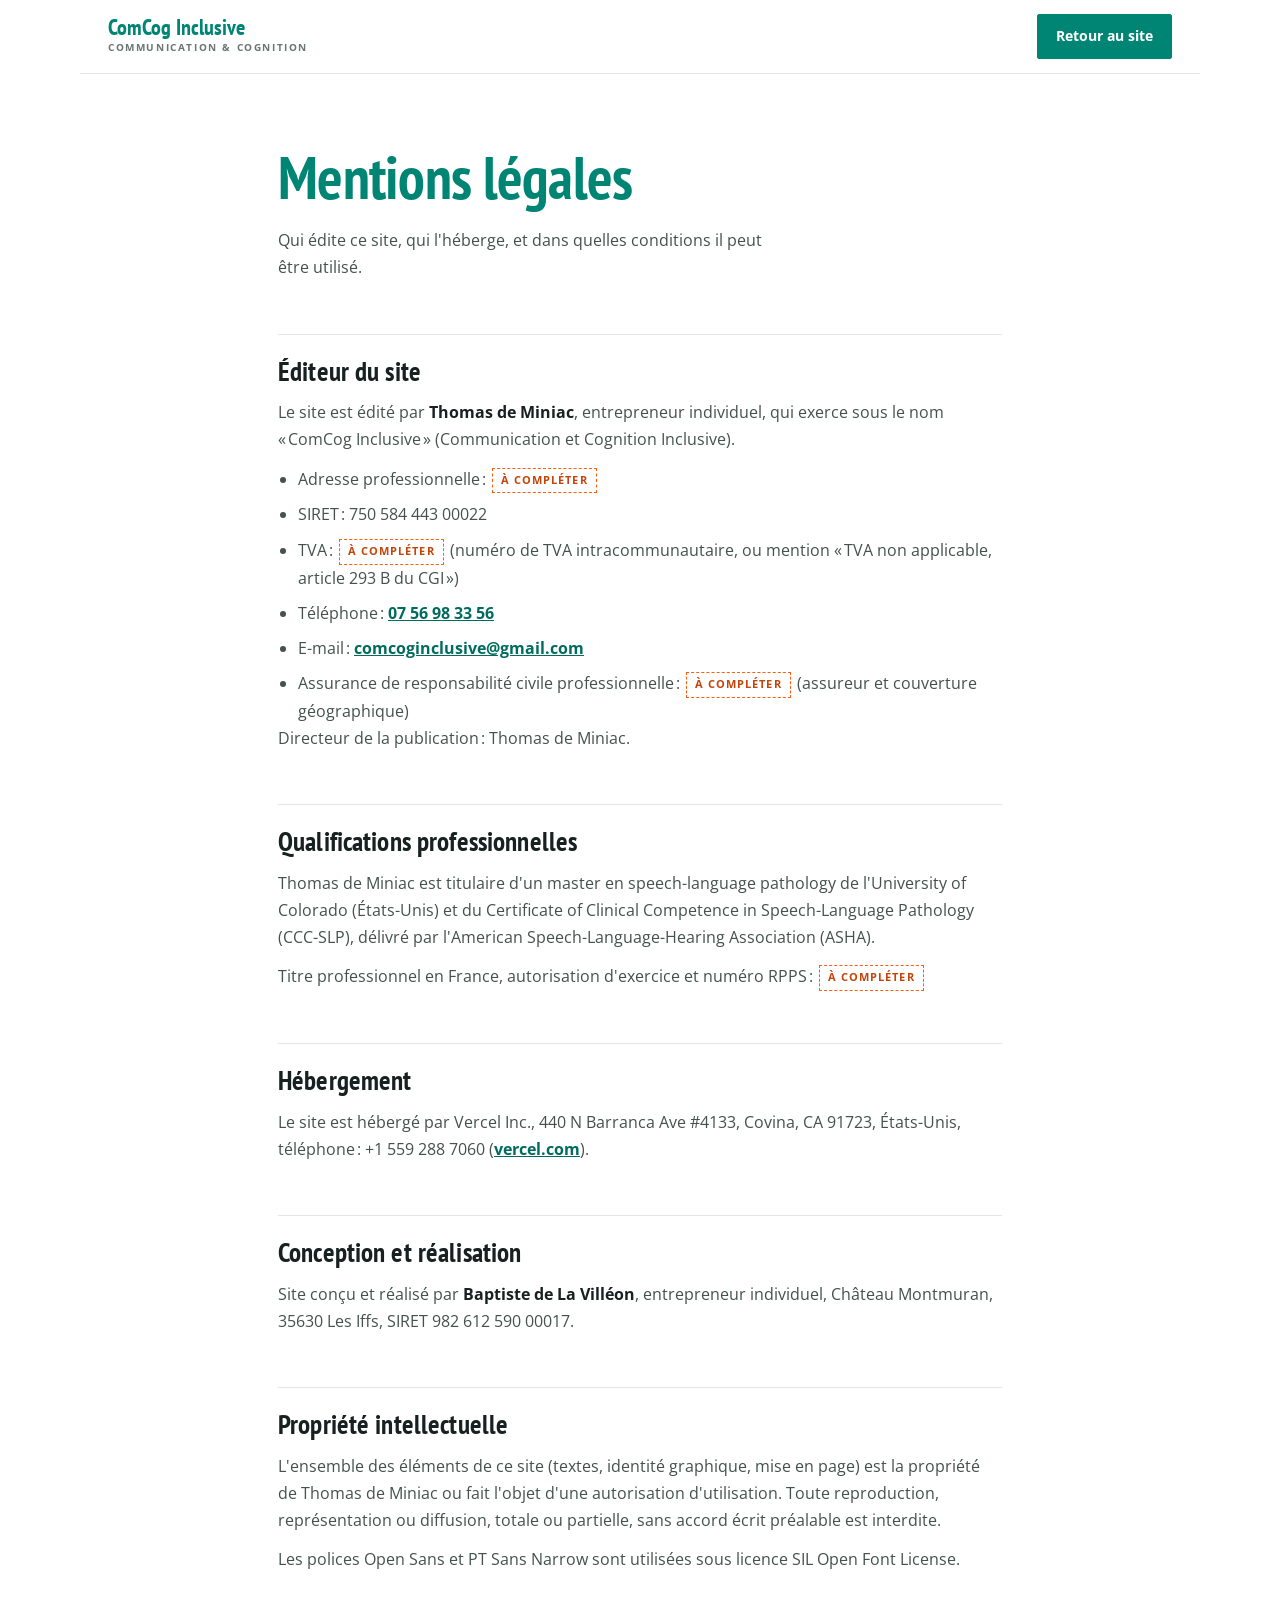
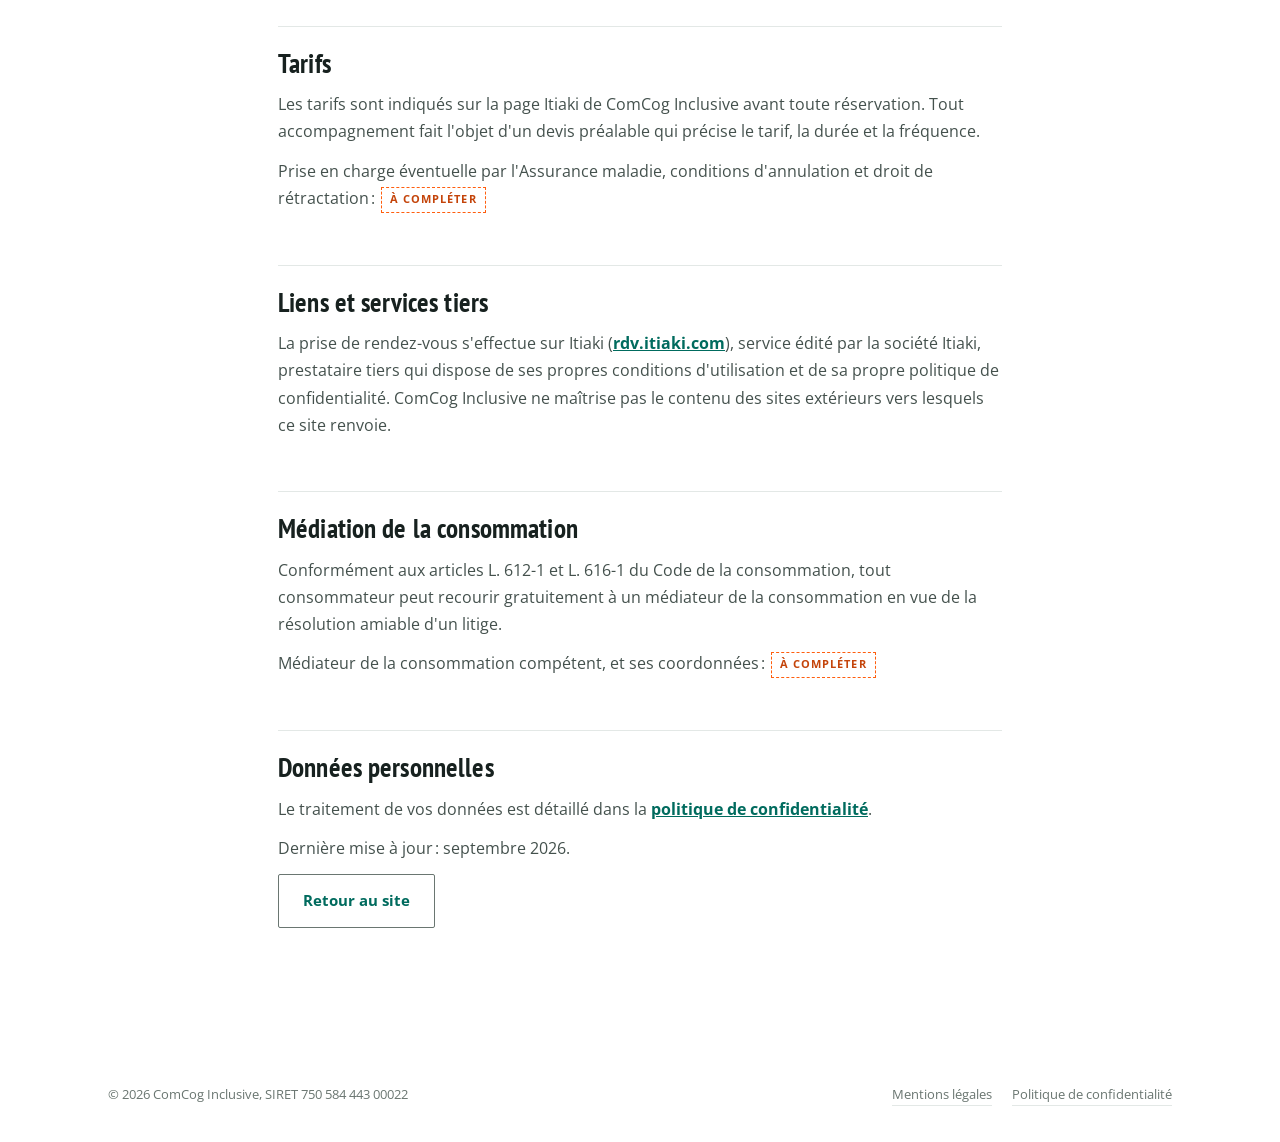
<file: mentions-legales.html>
<!DOCTYPE html>
<html lang="fr">
<head>
<meta charset="utf-8">
<meta name="viewport" content="width=device-width,initial-scale=1">
<title>Mentions légales, ComCog Inclusive</title>
<meta name="description" content="Mentions légales du site ComCog Inclusive.">
<meta name="robots" content="noindex, follow">
<meta name="theme-color" content="#008575">
<meta property="og:type" content="website">
<meta property="og:locale" content="fr_FR">
<meta property="og:site_name" content="ComCog Inclusive">
<meta property="og:title" content="Mentions légales, ComCog Inclusive">
<meta property="og:description" content="Mentions légales du site ComCog Inclusive.">
<link rel="icon" href="favicon.ico" sizes="32x32">
<link rel="icon" href="favicon.svg" type="image/svg+xml">
<link rel="apple-touch-icon" href="apple-touch-icon.png">
<link rel="preload" href="fonts/PTSansNarrow-Bold.ttf" as="font" type="font/ttf" crossorigin>
<link rel="preload" href="fonts/OpenSans-Regular.ttf" as="font" type="font/ttf" crossorigin>
<link rel="stylesheet" href="css/styles.css">
<script>
  document.documentElement.className += ' js ready';
  try {
    var l = localStorage.getItem('comcog-lang');
    if (l === 'en' || l === 'es' || l === 'fr') document.documentElement.setAttribute('data-lang', l);
    if (localStorage.getItem('comcog-motion') === 'calm') document.documentElement.setAttribute('data-motion', 'calm');
  } catch (e) {}
</script>
</head>
<body>
<header class="topbar"><nav class="nav" aria-label="Navigation principale"><a class="brand" href="index.html"><span class="brand__name">ComCog Inclusive</span><span class="brand__sub">Communication &amp; Cognition</span></a><a class="btn btn--teal btn--sm" href="index.html"><span class="l-fr" lang="fr">Retour au site</span><span class="l-en" lang="en">Back to the site</span><span class="l-es" lang="es">Volver al sitio</span></a></nav></header>
<main class="legal">
<h1>Mentions légales</h1>
<p class="legal__intro">Qui édite ce site, qui l'héberge, et dans quelles conditions il peut être utilisé.</p>
<p class="legal__note l-en" lang="en">This page is available in French only.</p><p class="legal__note l-es" lang="es">Esta página solo está disponible en francés.</p>
<h2>Éditeur du site</h2>
<p>Le site est édité par <strong>Thomas de Miniac</strong>, entrepreneur individuel, qui exerce sous le nom
« ComCog Inclusive » (Communication et Cognition Inclusive).</p>
<ul>
  <li>Adresse professionnelle : <span class="todo">À compléter</span></li>
  <li>SIRET : 750 584 443 00022</li>
  <li>TVA : <span class="todo">À compléter</span> (numéro de TVA intracommunautaire, ou mention « TVA non applicable, article 293 B du CGI »)</li>
  <li>Téléphone : <a href="tel:+33756983356">07 56 98 33 56</a></li>
  <li>E-mail : <a href="mailto:comcoginclusive@gmail.com">comcoginclusive@gmail.com</a></li>
  <li>Assurance de responsabilité civile professionnelle : <span class="todo">À compléter</span> (assureur et couverture géographique)</li>
</ul>
<p>Directeur de la publication : Thomas de Miniac.</p>

<h2>Qualifications professionnelles</h2>
<p>Thomas de Miniac est titulaire d'un master en speech-language pathology de l'University of Colorado (États-Unis)
et du Certificate of Clinical Competence in Speech-Language Pathology (CCC-SLP), délivré par l'American
Speech-Language-Hearing Association (ASHA).</p>
<p>Titre professionnel en France, autorisation d'exercice et numéro RPPS : <span class="todo">À compléter</span></p>

<h2>Hébergement</h2>
<p>Le site est hébergé par Vercel Inc., 440 N Barranca Ave #4133, Covina, CA 91723, États-Unis,
téléphone : +1 559 288 7060 (<a href="https://vercel.com" target="_blank" rel="noopener">vercel.com<span class="sr-only"> (ouvre une nouvelle fenêtre)</span></a>).</p>

<h2>Conception et réalisation</h2>
<p>Site conçu et réalisé par <strong>Baptiste de La Villéon</strong>, entrepreneur individuel, Château Montmuran,
35630 Les Iffs, SIRET 982 612 590 00017.</p>

<h2>Propriété intellectuelle</h2>
<p>L'ensemble des éléments de ce site (textes, identité graphique, mise en page) est la propriété de Thomas de Miniac
ou fait l'objet d'une autorisation d'utilisation. Toute reproduction, représentation ou diffusion, totale ou partielle,
sans accord écrit préalable est interdite.</p>
<p>Les polices Open Sans et PT Sans Narrow sont utilisées sous licence SIL Open Font License.</p>

<h2>Tarifs</h2>
<p>Les tarifs sont indiqués sur la page Itiaki de ComCog Inclusive avant toute réservation. Tout accompagnement fait
l'objet d'un devis préalable qui précise le tarif, la durée et la fréquence.</p>
<p>Prise en charge éventuelle par l'Assurance maladie, conditions d'annulation et droit de rétractation : <span class="todo">À compléter</span></p>

<h2>Liens et services tiers</h2>
<p>La prise de rendez-vous s'effectue sur Itiaki (<a href="https://rdv.itiaki.com/comcog-inclusive" target="_blank" rel="noopener">rdv.itiaki.com<span class="sr-only"> (ouvre une nouvelle fenêtre)</span></a>),
service édité par la société Itiaki, prestataire tiers qui dispose de ses propres conditions d'utilisation et de sa
propre politique de confidentialité. ComCog Inclusive ne maîtrise pas le contenu des sites extérieurs vers lesquels ce site renvoie.</p>

<h2>Médiation de la consommation</h2>
<p>Conformément aux articles L. 612-1 et L. 616-1 du Code de la consommation, tout consommateur peut recourir
gratuitement à un médiateur de la consommation en vue de la résolution amiable d'un litige.</p>
<p>Médiateur de la consommation compétent, et ses coordonnées : <span class="todo">À compléter</span></p>

<h2>Données personnelles</h2>
<p>Le traitement de vos données est détaillé dans la <a href="politique-confidentialite.html">politique de confidentialité</a>.</p>

<p class="legal__maj">Dernière mise à jour : septembre 2026.</p>
<p class="legal__back"><a class="btn btn--outline" href="index.html">Retour au site</a></p>
</main>
<footer class="foot"><div class="foot__legal" style="margin-top:0;border-top:0;padding-top:0"><span>© 2026 ComCog Inclusive, SIRET 750 584 443 00022</span><span class="foot__links"><a href="mentions-legales.html"><span class="l-fr" lang="fr">Mentions légales</span><span class="l-en" lang="en">Legal notice</span><span class="l-es" lang="es">Aviso legal</span></a><a href="politique-confidentialite.html"><span class="l-fr" lang="fr">Politique de confidentialité</span><span class="l-en" lang="en">Privacy policy</span><span class="l-es" lang="es">Política de privacidad</span></a></span></div></footer>
</body>
</html>
</file>
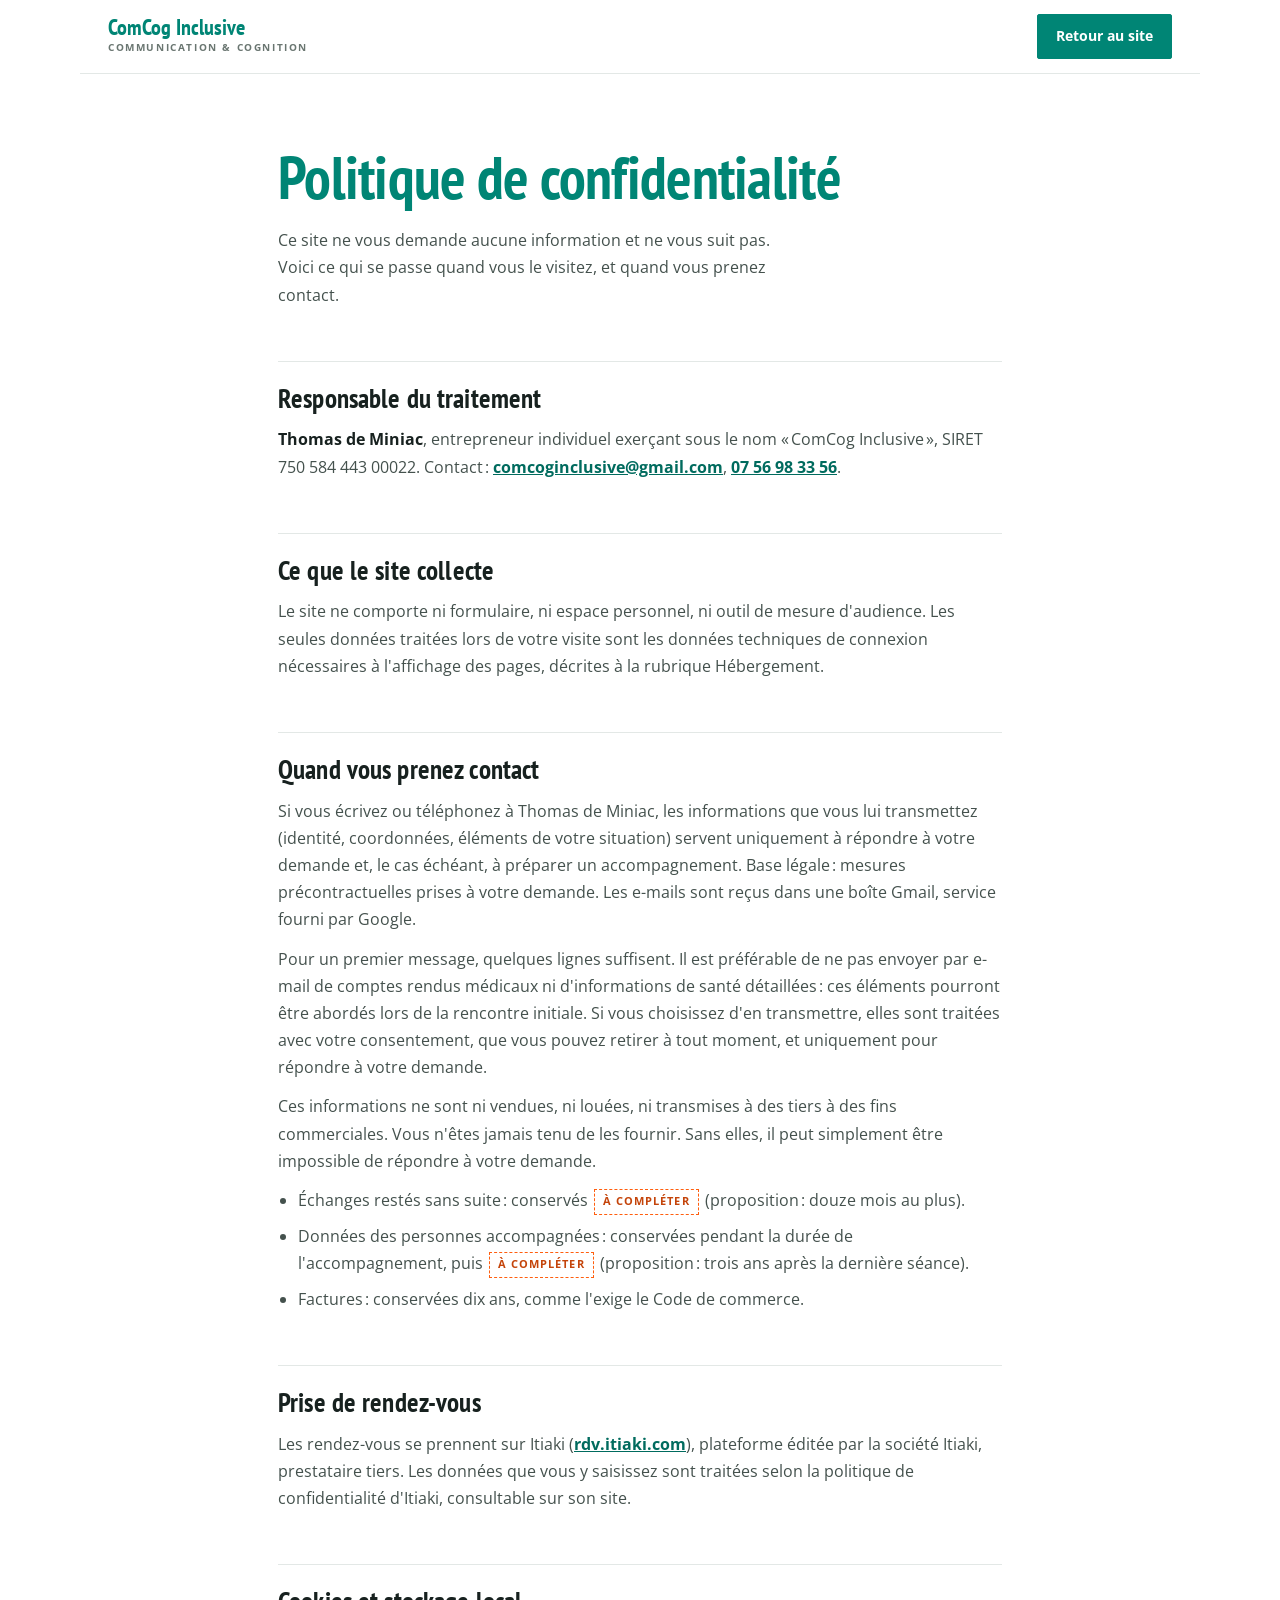
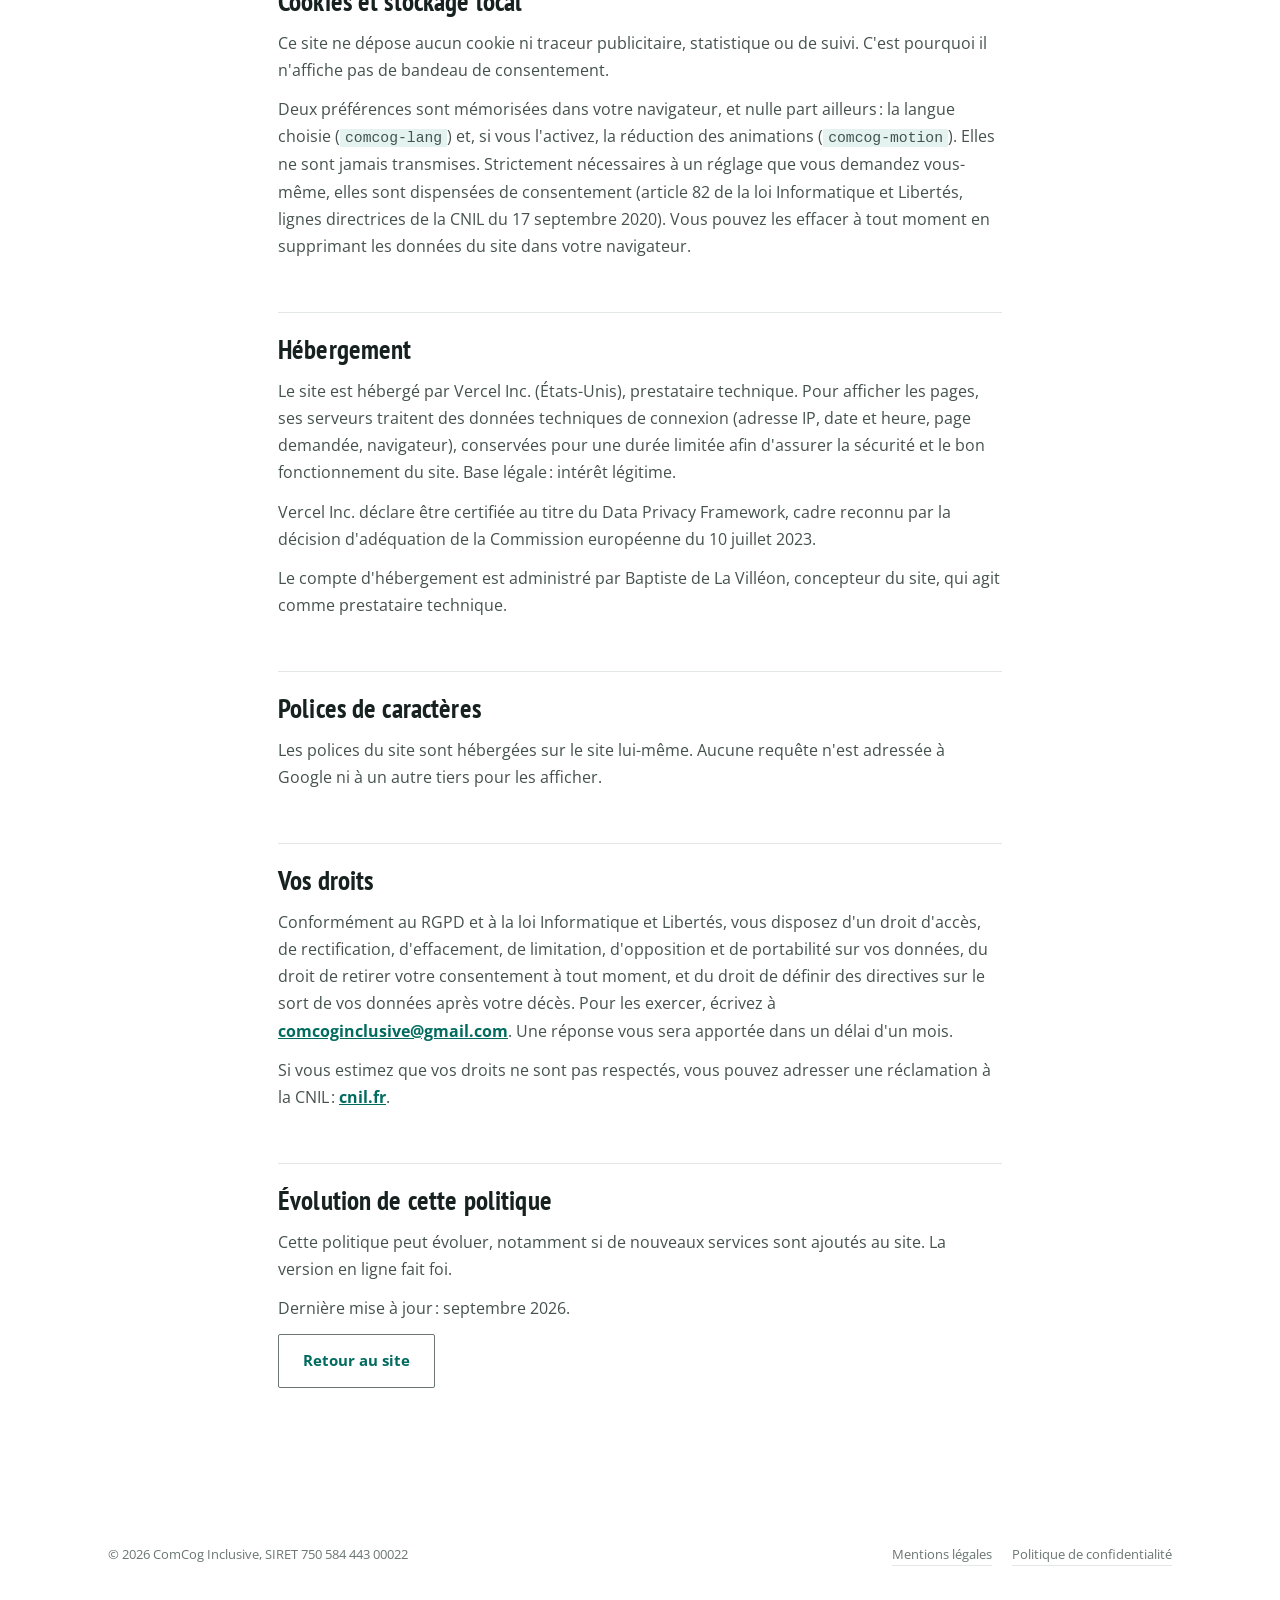
<file: politique-confidentialite.html>
<!DOCTYPE html>
<html lang="fr">
<head>
<meta charset="utf-8">
<meta name="viewport" content="width=device-width,initial-scale=1">
<title>Politique de confidentialité, ComCog Inclusive</title>
<meta name="description" content="Politique de confidentialité du site ComCog Inclusive.">
<meta name="robots" content="noindex, follow">
<meta name="theme-color" content="#008575">
<meta property="og:type" content="website">
<meta property="og:locale" content="fr_FR">
<meta property="og:site_name" content="ComCog Inclusive">
<meta property="og:title" content="Politique de confidentialité, ComCog Inclusive">
<meta property="og:description" content="Politique de confidentialité du site ComCog Inclusive.">
<link rel="icon" href="favicon.ico" sizes="32x32">
<link rel="icon" href="favicon.svg" type="image/svg+xml">
<link rel="apple-touch-icon" href="apple-touch-icon.png">
<link rel="preload" href="fonts/PTSansNarrow-Bold.ttf" as="font" type="font/ttf" crossorigin>
<link rel="preload" href="fonts/OpenSans-Regular.ttf" as="font" type="font/ttf" crossorigin>
<link rel="stylesheet" href="css/styles.css">
<script>
  document.documentElement.className += ' js ready';
  try {
    var l = localStorage.getItem('comcog-lang');
    if (l === 'en' || l === 'es' || l === 'fr') document.documentElement.setAttribute('data-lang', l);
    if (localStorage.getItem('comcog-motion') === 'calm') document.documentElement.setAttribute('data-motion', 'calm');
  } catch (e) {}
</script>
</head>
<body>
<header class="topbar"><nav class="nav" aria-label="Navigation principale"><a class="brand" href="index.html"><span class="brand__name">ComCog Inclusive</span><span class="brand__sub">Communication &amp; Cognition</span></a><a class="btn btn--teal btn--sm" href="index.html"><span class="l-fr" lang="fr">Retour au site</span><span class="l-en" lang="en">Back to the site</span><span class="l-es" lang="es">Volver al sitio</span></a></nav></header>
<main class="legal">
<h1>Politique de confidentialité</h1>
<p class="legal__intro">Ce site ne vous demande aucune information et ne vous suit pas. Voici ce qui se passe quand
vous le visitez, et quand vous prenez contact.</p>
<p class="legal__note l-en" lang="en">This page is available in French only.</p><p class="legal__note l-es" lang="es">Esta página solo está disponible en francés.</p>
<h2>Responsable du traitement</h2>
<p><strong>Thomas de Miniac</strong>, entrepreneur individuel exerçant sous le nom « ComCog Inclusive »,
SIRET 750 584 443 00022. Contact : <a href="mailto:comcoginclusive@gmail.com">comcoginclusive@gmail.com</a>, <a href="tel:+33756983356">07 56 98 33 56</a>.</p>

<h2>Ce que le site collecte</h2>
<p>Le site ne comporte ni formulaire, ni espace personnel, ni outil de mesure d'audience. Les seules données traitées
lors de votre visite sont les données techniques de connexion nécessaires à l'affichage des pages, décrites à la
rubrique Hébergement.</p>

<h2>Quand vous prenez contact</h2>
<p>Si vous écrivez ou téléphonez à Thomas de Miniac, les informations que vous lui transmettez (identité, coordonnées,
éléments de votre situation) servent uniquement à répondre à votre demande et, le cas échéant, à préparer un
accompagnement. Base légale : mesures précontractuelles prises à votre demande. Les e-mails sont reçus dans une boîte
Gmail, service fourni par Google.</p>
<p>Pour un premier message, quelques lignes suffisent. Il est préférable de ne pas envoyer par e-mail de comptes rendus
médicaux ni d'informations de santé détaillées : ces éléments pourront être abordés lors de la rencontre initiale.
Si vous choisissez d'en transmettre, elles sont traitées avec votre consentement, que vous pouvez retirer à tout
moment, et uniquement pour répondre à votre demande.</p>
<p>Ces informations ne sont ni vendues, ni louées, ni transmises à des tiers à des fins commerciales. Vous n'êtes
jamais tenu de les fournir. Sans elles, il peut simplement être impossible de répondre à votre demande.</p>
<ul>
  <li>Échanges restés sans suite : conservés <span class="todo">À compléter</span> (proposition : douze mois au plus).</li>
  <li>Données des personnes accompagnées : conservées pendant la durée de l'accompagnement, puis <span class="todo">À compléter</span>
  (proposition : trois ans après la dernière séance).</li>
  <li>Factures : conservées dix ans, comme l'exige le Code de commerce.</li>
</ul>

<h2>Prise de rendez-vous</h2>
<p>Les rendez-vous se prennent sur Itiaki (<a href="https://rdv.itiaki.com/comcog-inclusive" target="_blank" rel="noopener">rdv.itiaki.com<span class="sr-only"> (ouvre une nouvelle fenêtre)</span></a>),
plateforme éditée par la société Itiaki, prestataire tiers. Les données que vous y saisissez sont traitées selon la
politique de confidentialité d'Itiaki, consultable sur son site.</p>

<h2>Cookies et stockage local</h2>
<p>Ce site ne dépose aucun cookie ni traceur publicitaire, statistique ou de suivi. C'est pourquoi il n'affiche pas
de bandeau de consentement.</p>
<p>Deux préférences sont mémorisées dans votre navigateur, et nulle part ailleurs : la langue choisie
(<code>comcog-lang</code>) et, si vous l'activez, la réduction des animations (<code>comcog-motion</code>).
Elles ne sont jamais transmises. Strictement nécessaires à un réglage que vous demandez vous-même, elles sont
dispensées de consentement (article 82 de la loi Informatique et Libertés, lignes directrices de la CNIL du
17 septembre 2020). Vous pouvez les effacer à tout moment en supprimant les données du site dans votre navigateur.</p>

<h2>Hébergement</h2>
<p>Le site est hébergé par Vercel Inc. (États-Unis), prestataire technique. Pour afficher les pages, ses serveurs
traitent des données techniques de connexion (adresse IP, date et heure, page demandée, navigateur), conservées pour
une durée limitée afin d'assurer la sécurité et le bon fonctionnement du site. Base légale : intérêt légitime.</p>
<p>Vercel Inc. déclare être certifiée au titre du Data Privacy Framework, cadre reconnu par la décision d'adéquation
de la Commission européenne du 10 juillet 2023.</p>
<p>Le compte d'hébergement est administré par Baptiste de La Villéon, concepteur du site, qui agit comme prestataire technique.</p>

<h2>Polices de caractères</h2>
<p>Les polices du site sont hébergées sur le site lui-même. Aucune requête n'est adressée à Google ni à un autre
tiers pour les afficher.</p>

<h2>Vos droits</h2>
<p>Conformément au RGPD et à la loi Informatique et Libertés, vous disposez d'un droit d'accès, de rectification,
d'effacement, de limitation, d'opposition et de portabilité sur vos données, du droit de retirer votre consentement
à tout moment, et du droit de définir des directives sur le sort de vos données après votre décès. Pour les exercer,
écrivez à <a href="mailto:comcoginclusive@gmail.com">comcoginclusive@gmail.com</a>. Une réponse vous sera apportée dans un délai d'un mois.</p>
<p>Si vous estimez que vos droits ne sont pas respectés, vous pouvez adresser une réclamation à la CNIL :
<a href="https://www.cnil.fr" target="_blank" rel="noopener">cnil.fr<span class="sr-only"> (ouvre une nouvelle fenêtre)</span></a>.</p>

<h2>Évolution de cette politique</h2>
<p>Cette politique peut évoluer, notamment si de nouveaux services sont ajoutés au site. La version en ligne fait foi.</p>

<p class="legal__maj">Dernière mise à jour : septembre 2026.</p>
<p class="legal__back"><a class="btn btn--outline" href="index.html">Retour au site</a></p>
</main>
<footer class="foot"><div class="foot__legal" style="margin-top:0;border-top:0;padding-top:0"><span>© 2026 ComCog Inclusive, SIRET 750 584 443 00022</span><span class="foot__links"><a href="mentions-legales.html"><span class="l-fr" lang="fr">Mentions légales</span><span class="l-en" lang="en">Legal notice</span><span class="l-es" lang="es">Aviso legal</span></a><a href="politique-confidentialite.html"><span class="l-fr" lang="fr">Politique de confidentialité</span><span class="l-en" lang="en">Privacy policy</span><span class="l-es" lang="es">Política de privacidad</span></a></span></div></footer>
</body>
</html>
</file>
<file: css/styles.css>
/* ---------- polices hébergées sur le site : aucune requête vers un tiers ---------- */
@font-face{font-family:"Open Sans";src:url("../fonts/OpenSans-Regular.ttf") format("truetype");font-weight:400;font-style:normal;font-display:swap}
@font-face{font-family:"Open Sans";src:url("../fonts/OpenSans-Bold.ttf") format("truetype");font-weight:600 700;font-style:normal;font-display:swap}
@font-face{font-family:"PT Sans Narrow";src:url("../fonts/PTSansNarrow-Bold.ttf") format("truetype");font-weight:700;font-style:normal;font-display:swap}

/* ============================================================
   ComCog Inclusive, maquette B « Le fil »
   Un seul trait orange continu traverse la page et se dessine au fil
   du défilement, à partir du bloc blanc. Blocs de couleur pleine largeur.
   ============================================================ */
:root{
  color-scheme:light;
  --ink:#17211F;--ink-soft:#44514D;--ink-mute:#6A7671;
  --teal:#008575;--teal-deep:#006B5E;--teal-pale:#E4F3F0;
  --menthe:#A3E7D9;--menthe-band:#DDF5EF;
  --orange:#FF5E0E;--orange-ink:#C4440A;
  --sable:#CFC194;--brun:#695D46;
  --rule:#E3E8E6;--rule-firm:#CBD5D2;
  --shell:960px;--gutter:76px;--measure:62ch;
  --ease-out:cubic-bezier(.22,1,.36,1);--ease-soft:cubic-bezier(.2,.7,.3,1);--wipe:.7s;
}
*{box-sizing:border-box}
html{scroll-behavior:smooth;overflow-x:clip}
body{margin:0;background:#fff;color:var(--ink);font-family:"Open Sans","Segoe UI",system-ui,-apple-system,sans-serif;font-size:17px;line-height:1.68;-webkit-font-smoothing:antialiased}
h1,h2,h3{font-family:"PT Sans Narrow","Arial Narrow",Arial,system-ui,sans-serif;font-weight:700;line-height:1.06;letter-spacing:.005em;text-wrap:balance;margin:0}
p{margin:0}
a{color:inherit}
:focus-visible{outline:2.5px solid var(--orange);outline-offset:3px;border-radius:2px}
.hero :focus-visible,.s-contact :focus-visible{outline-color:#fff}
.booking :focus-visible{outline-color:var(--orange-ink)}

/* ---------- révélation par balayage : le texte est à sa place dès la première image,
   seul le masque bouge. Les deux états sont des inset() interpolables ; l'état de repos
   déborde un peu pour ne jamais rogner les jambages. Sans JS, jamais masqué. ---------- */
.wipe{display:inline-block;clip-path:inset(-.25em -.25em -.25em -.25em);transition:clip-path var(--wipe) var(--ease-out)}
.js .wipe:not(.seen){clip-path:inset(-.25em 100% -.25em -.25em)}

/* ---------- bannière + navigation ---------- */
.topbar{position:sticky;top:0;z-index:60;background:#fff}
.notice{background:var(--orange);color:#1A1512;text-align:center;padding:8px 20px;font-size:12px;font-weight:700;letter-spacing:.12em;text-transform:uppercase}
.nav{max-width:1120px;margin:0 auto;padding:14px 28px;display:flex;align-items:center;gap:26px;border-bottom:1px solid var(--rule)}
.brand{text-decoration:none;margin-right:auto;display:flex;flex-direction:column;gap:1px}
.brand__name{font-family:"PT Sans Narrow",sans-serif;font-size:22px;font-weight:700;color:var(--teal);line-height:1}
.brand__sub{font-size:10px;letter-spacing:.16em;text-transform:uppercase;color:var(--ink-mute);font-weight:700}
.nav__links{display:flex;gap:24px}
.nav__links a{text-decoration:none;font-size:13.5px;font-weight:600;color:var(--ink-soft);position:relative;padding-block:4px}
.nav__links a::after{content:"";position:absolute;left:0;right:0;bottom:0;height:2px;background:var(--orange);transform:scaleX(0);transform-origin:center;transition:transform .3s var(--ease-out)}
.nav__links a:hover{color:var(--ink)}
.nav__links a:hover::after,.nav__links a:focus-visible::after{transform:scaleX(1)}

/* ---------- boutons : ils se remplissent depuis la gauche ---------- */
.btn{position:relative;isolation:isolate;overflow:hidden;display:inline-flex;align-items:center;gap:10px;font-family:"Open Sans",sans-serif;font-size:15px;font-weight:700;text-decoration:none;padding:13px 24px;border-radius:2px;border:1.5px solid transparent;cursor:pointer;transition:color .22s var(--ease-soft),border-color .22s var(--ease-soft)}
.btn::before{content:"";position:absolute;inset:0;z-index:-1;transform:scaleX(0);transform-origin:left;transition:transform .32s var(--ease-out)}
.btn:hover::before,.btn:focus-visible::before{transform:scaleX(1)}
.btn svg{width:1em;height:1em;flex:0 0 auto;fill:none;stroke:currentColor;stroke-width:2.2;stroke-linecap:round;stroke-linejoin:round}
.btn--teal{background:var(--teal);color:#fff;border-color:var(--teal)}
.btn--teal::before{background:var(--teal-deep)}
.btn--white{background:#fff;color:var(--teal-deep);border-color:#fff}
.btn--white::before{background:var(--menthe)}
.btn--outline-white{background:transparent;color:#fff;border-color:rgba(255,255,255,.8)}
.btn--outline-white::before{background:var(--teal-deep)}
.btn--outline-white:hover{border-color:#fff}
.btn--sm{padding:10px 18px;font-size:13.5px}
.motion-toggle{font:inherit;font-size:12.5px;color:var(--ink-mute);background:none;border:1px solid var(--ink-mute);padding:6px 13px;cursor:pointer;transition:border-color .18s,color .18s}
.motion-toggle:hover{border-color:var(--teal);color:var(--teal)}

/* ---------- gabarit et fil ---------- */
.shell{position:relative;max-width:var(--shell);margin:0 auto;padding:0 28px 0 var(--gutter)}
.track{position:relative}
.spine{position:absolute;top:0;bottom:0;left:calc(50% - 480px);width:2px;background:var(--rule);z-index:1}
.spine__fill{position:absolute;inset:0;background:var(--orange);transform-origin:top;transform:scaleY(0)}
html:not(.js) .spine__fill{transform:none}
.node{position:absolute;z-index:2;left:calc(-1 * var(--gutter) - 8px);width:18px;height:18px;border-radius:50%;background:#fff;border:2px solid var(--rule-firm);transition:border-color .35s var(--ease-soft),background .35s var(--ease-soft),transform .35s var(--ease-out)}
.node.lit{border-color:var(--orange);background:var(--orange);transform:scale(1.15)}
html:not(.js) .node{border-color:var(--orange);background:var(--orange)}
.sec{position:relative}
.sec__head{position:relative}
.sec__head .node{top:14px}
.label{font-family:"PT Sans Narrow",sans-serif;font-size:13px;font-weight:700;letter-spacing:.16em;text-transform:uppercase;color:var(--orange-ink);margin-bottom:14px}
.h-sec{font-size:clamp(34px,4.8vw,48px);color:var(--ink);margin-bottom:22px}
.lede{font-size:19px;color:var(--ink-soft);max-width:var(--measure)}
.body{max-width:var(--measure);color:var(--ink-soft)}
.stack{display:flex;flex-direction:column;gap:20px}
section,main{scroll-margin-top:118px}

/* ---------- héros : bloc teal, typographique ---------- */
.hero{background:var(--teal);color:#fff;padding-block:84px 88px;position:relative;overflow:hidden}
.hero__kicker{font-family:"PT Sans Narrow",sans-serif;font-size:14px;font-weight:700;letter-spacing:.16em;text-transform:uppercase;color:#fff;margin-bottom:26px}
.hero h1{font-size:clamp(60px,9vw,118px);letter-spacing:-.018em;line-height:.94;color:#fff}
.hero h1 .pt{display:inline-block;width:.15em;height:.15em;border-radius:50%;background:var(--orange);vertical-align:.06em;margin-inline:.05em}
.hero__rule{width:min(420px,60%);height:3px;background:var(--orange);margin:26px 0 30px;transform-origin:left;transform:scaleX(0)}
html:not(.js) .hero__rule{transform:none}
.hero__phrase{font-size:clamp(22px,2.6vw,29px);line-height:1.35;font-weight:600;max-width:30ch;color:#fff;margin-bottom:22px}
.hero__phrase .cycle{color:var(--menthe);display:inline-block;transition:opacity .38s var(--ease-soft),clip-path .38s var(--ease-out);clip-path:inset(-.25em -.25em -.25em -.25em)}
.hero__phrase .cycle.is-out{opacity:0;clip-path:inset(-.25em -.25em -.25em 100%)}
/* la suite de la phrase passe à la ligne : le mot peut changer de longueur sans rien déplacer */
.cycle-tail{display:block}
.hero__lede{font-size:18px;line-height:1.6;max-width:var(--measure);color:#fff}
.hero__cta{display:flex;gap:14px;flex-wrap:wrap;margin-top:34px}

/* chorégraphie d'entrée : un seul geste, close à ~1,2 s, armée avant le premier paint */
html.js.ready .hero__rule{animation:sweep .6s var(--ease-out) .35s both}
html.js.ready .hero__cta .btn{animation:fill-in .5s var(--ease-out) .75s backwards}
html.js.ready .hero__cta .btn:nth-child(2){animation-delay:.85s}
@keyframes sweep{from{transform:scaleX(0)}to{transform:scaleX(1)}}
@keyframes fill-in{from{clip-path:inset(0 100% 0 0)}to{clip-path:inset(0 0 0 0)}}

/* ---------- le constat ---------- */
.s-constat{padding-block:96px 104px}
.constat{font-family:"PT Sans Narrow",sans-serif;font-size:clamp(28px,3.8vw,42px);line-height:1.18;color:var(--ink);max-width:22ch;margin-bottom:34px}
.mission{border-left:3px solid var(--orange);padding-left:26px;max-width:58ch;margin-top:8px}
.mission p.label{font-size:13px;line-height:1.4;color:var(--orange-ink);margin-bottom:12px}
.mission p{font-size:18.5px;line-height:1.58;color:var(--ink)}
.mission strong{color:var(--teal-deep)}

/* ---------- accompagnements : trois colonnes sans boîte, alignées (escalier retiré à la demande de Thomas, 21 septembre 2026) ---------- */
.s-accomp{padding-block:40px 120px}
.cols{display:grid;grid-template-columns:repeat(3,minmax(0,1fr));gap:0;margin-top:44px}
.col{padding:8px 30px 0 0;display:flex;flex-direction:column;gap:14px}
.col+.col{padding-left:30px;border-left:1px solid var(--rule)}
.col h3{font-size:30px;color:var(--ink);position:relative;padding-bottom:12px}
.col h3::after{content:"";position:absolute;left:0;bottom:0;width:36px;height:3px;background:var(--orange);transition:width .4s var(--ease-out)}
.col:hover h3::after{width:100%}
.col>p{font-size:15px;color:var(--ink-soft)}
.col ul{margin:0;padding:0;list-style:none;display:flex;flex-direction:column;gap:9px}
.col li{font-size:14.5px;color:var(--ink-soft);padding-left:16px;position:relative;line-height:1.5}
.col li::before{content:"";position:absolute;left:0;top:.66em;width:6px;height:6px;border-radius:50%;background:var(--teal)}

/* ---------- lignes de service ---------- */
.s-lignes{padding-block:40px 120px}
.lines{margin-top:36px;border-top:1px solid var(--rule)}
.line{display:grid;grid-template-columns:minmax(0,200px) minmax(0,1fr);gap:8px 40px;padding:26px 0;border-bottom:1px solid var(--rule);align-items:baseline}
.line__k{font-family:"PT Sans Narrow",sans-serif;font-size:24px;font-weight:700;color:var(--teal)}
.line h3{font-size:20px;color:var(--ink);margin-bottom:6px;font-family:"Open Sans",sans-serif;font-weight:700;line-height:1.3}
.line p{font-size:15.5px;color:var(--ink-soft)}

/* ---------- déroulé : bande menthe, les étapes sont les perles du fil ---------- */
.s-deroule{background:var(--menthe-band);padding-block:96px 104px}
.s-deroule .label{color:var(--teal-deep)}
.steps{margin-top:40px;display:flex;flex-direction:column}
.step{position:relative;padding:26px 0;border-top:1px solid rgba(0,133,117,.18)}
.step:last-child{border-bottom:1px solid rgba(0,133,117,.18)}
.step .node{top:32px;background:var(--menthe-band)}
.step .node.lit{background:var(--orange)}
.step__row{display:grid;grid-template-columns:56px minmax(0,1.05fr) minmax(0,1fr);gap:8px 28px;align-items:baseline}
.step__n{font-family:"PT Sans Narrow",sans-serif;font-size:40px;font-weight:700;color:var(--teal);line-height:1;font-variant-numeric:tabular-nums}
.step h3{font-size:23px;color:var(--ink);margin-bottom:5px}
.step__action{font-size:14.5px;color:var(--ink-soft)}
.step__goal{font-size:15.5px;color:var(--ink-soft)}
.step__goal strong{color:var(--teal-deep)}

/* ---------- parcours : portrait posé sur un panneau teal ---------- */
.s-parcours{padding-block:112px 104px}
.about{display:grid;grid-template-columns:minmax(0,340px) minmax(0,1fr);gap:64px;align-items:start;margin-top:38px}
.portrait{position:relative;margin:0}
.portrait__panel{position:absolute;inset:28px -24px -28px 28px;background:var(--teal);z-index:0}
.portrait__frame{position:relative;z-index:1;aspect-ratio:4/5;background:var(--teal-pale);overflow:hidden;box-shadow:0 2px 0 rgba(0,60,52,.08),0 30px 50px -30px rgba(0,60,52,.45)}
.portrait__frame img{width:100%;height:100%;object-fit:cover;display:block}
.portrait__ph{position:absolute;inset:0;display:flex;align-items:center;justify-content:center;text-align:center;padding:28px}
.portrait__note{font-family:"PT Sans Narrow",sans-serif;font-size:12px;font-weight:700;letter-spacing:.15em;text-transform:uppercase;color:var(--teal-deep)}
.values__label{margin-top:88px}
.values{border-top:1px solid var(--rule)}
.value{display:grid;grid-template-columns:minmax(0,260px) minmax(0,1fr);gap:6px 40px;padding:18px 0;border-bottom:1px solid var(--rule);align-items:baseline}
.value b{font-size:16.5px;color:var(--ink)}
.value p{font-size:15px;color:var(--ink-soft)}
.values--creds .value{grid-template-columns:minmax(0,440px) minmax(0,1fr)}
.values--creds+.values__label{margin-top:64px}

.track__end{position:absolute;z-index:2;left:calc(50% - 480px - 9px);bottom:-10px;width:20px;height:20px;border-radius:50%;background:var(--orange);box-shadow:0 0 0 6px #fff}

/* ---------- contact : bande teal ---------- */
.s-contact{background:var(--teal);color:#fff;padding-block:104px 112px}
.s-contact .label{color:#fff}
.s-contact .h-sec{color:#fff}
.contact{display:grid;grid-template-columns:minmax(0,1fr) minmax(0,400px);gap:64px;align-items:start}
.contact .body{color:#fff}
.booking{background:#fff;color:var(--ink);padding:32px 30px;display:flex;flex-direction:column;gap:16px;align-items:flex-start;box-shadow:0 30px 60px -30px rgba(0,40,35,.6)}
.booking h3{font-size:26px;color:var(--ink)}
.booking p{font-size:15px;color:var(--ink-soft)}
.booking__meta{font-size:13px;color:var(--ink-mute);width:100%;padding-top:16px;border-top:1px solid var(--rule)}
.todo{display:inline-flex;align-items:center;gap:6px;font-size:10.5px;font-weight:700;letter-spacing:.1em;text-transform:uppercase;color:var(--orange-ink);border:1px dashed var(--orange);padding:3px 8px;max-width:100%}

/* ---------- pied de page ---------- */
.foot{padding-block:52px 36px}
.foot__inner{max-width:1120px;margin:0 auto;padding-inline:28px;display:grid;grid-template-columns:minmax(0,1.4fr) minmax(0,1fr) minmax(0,1fr);gap:44px}
.foot h4{font-family:"PT Sans Narrow",sans-serif;font-size:12px;letter-spacing:.15em;text-transform:uppercase;color:var(--ink-mute);margin:0 0 14px;font-weight:700}
.foot p,.foot li{font-size:14px;color:var(--ink-soft);line-height:1.7}
.foot ul{margin:0;padding:0;list-style:none}
.foot a{color:var(--ink-soft);text-decoration:none;border-bottom:1px solid var(--rule)}
.foot a:hover{color:var(--teal);border-bottom-color:var(--teal)}
.foot__brand{font-family:"PT Sans Narrow",sans-serif;font-size:27px;font-weight:700;color:var(--teal);line-height:1;margin-bottom:12px}
.foot__legal{max-width:1120px;margin:32px auto 0;padding:20px 28px 0;border-top:1px solid var(--rule);display:flex;justify-content:space-between;gap:18px;flex-wrap:wrap;align-items:center;font-size:12.5px;color:var(--ink-mute)}

/* ---------- retrait complet du mouvement ---------- */
@media (prefers-reduced-motion:reduce){
  *,*::before,*::after{animation-duration:.01ms !important;animation-delay:0s !important;animation-iteration-count:1 !important;transition-duration:.01ms !important;scroll-behavior:auto !important}
  .js .wipe:not(.seen){clip-path:inset(-.25em -.25em -.25em -.25em)}
  .hero__rule{transform:none}
  .spine__fill{transform:none !important}
  .node{border-color:var(--orange);background:var(--orange)}
}
html[data-motion="calm"]{scroll-behavior:auto}
html[data-motion="calm"] *,html[data-motion="calm"] *::before,html[data-motion="calm"] *::after{animation-duration:.01ms !important;animation-delay:0s !important;animation-iteration-count:1 !important;transition-duration:.01ms !important}
html[data-motion="calm"] .wipe:not(.seen){clip-path:inset(-.25em -.25em -.25em -.25em)}
html[data-motion="calm"] .hero__rule{transform:none}
html[data-motion="calm"] .spine__fill{transform:none !important}
html[data-motion="calm"] .node{border-color:var(--orange);background:var(--orange)}
@media (hover:none){.btn:hover::before{transform:scaleX(0)}.col:hover h3::after{width:36px}}

/* ---------- adaptatif ---------- */
/* la barre du haut ne passe jamais sur deux lignes : libellés insécables, et on resserre dès qu'il y a moins de place */
.nav .btn,.nav__links a{white-space:nowrap}
@media (max-width:1180px){.nav{gap:18px}.nav__links{gap:16px}.brand__sub{display:none}}
@media (max-width:1023px){
  :root{--gutter:30px}
  .shell{max-width:none;margin:0 0 0 22px;padding:0 20px 0 var(--gutter)}
  .spine{left:22px}
  .track__end{left:13px}
  .cols{grid-template-columns:1fr;gap:28px}
  .col{padding-right:0}
  .col+.col{padding-left:0;border-left:0;border-top:1px solid var(--rule)}
  .col:nth-child(2),.col:nth-child(3){padding-top:24px}
  .about,.contact{grid-template-columns:1fr;gap:40px}
  .portrait{max-width:320px;margin-bottom:22px}
  .portrait__panel{inset:22px -10px -22px 22px}
  .line{grid-template-columns:1fr;gap:4px}
  .value,.values--creds .value{grid-template-columns:1fr;gap:3px}
  .step__row{grid-template-columns:44px 1fr;gap:6px 18px}
  .step__goal{grid-column:2}
  .nav__links{display:none}
  .foot__inner{grid-template-columns:1fr 1fr}
}
@media (max-width:620px){
  .nav,.foot__inner,.foot__legal{padding-inline:20px}
  .nav{gap:12px}
  .nav>.btn{display:none}
  .hero{padding-block:56px 64px}
  .s-constat,.s-deroule,.s-parcours,.s-contact{padding-block:64px}
  .s-accomp,.s-lignes{padding-block:24px 72px}
  .foot__inner{grid-template-columns:1fr}
  .foot__legal{flex-direction:column;align-items:flex-start}
}

/* ---------- langues : trois versions dans la page, une seule affichée ; sans JS, le français ---------- */
html:not([data-lang]) .l-en,html:not([data-lang]) .l-es,
html[data-lang="fr"] .l-en,html[data-lang="fr"] .l-es,
html[data-lang="en"] .l-fr,html[data-lang="en"] .l-es,
html[data-lang="es"] .l-fr,html[data-lang="es"] .l-en{display:none !important}
.lang{display:inline-flex;align-items:center;padding:3px;border:1px solid var(--rule-firm);border-radius:2px;gap:2px;flex:0 0 auto;background:#fff}
.lang button{font:700 11.5px/1 "Open Sans",sans-serif;letter-spacing:.08em;color:var(--ink-mute);background:none;border:0;border-radius:1px;padding:10px 10px;cursor:pointer;display:inline-flex;align-items:center;gap:6px;transition:background .18s,color .18s}
.lang button:hover{color:var(--ink)}
.lang button[aria-pressed="true"]{background:var(--teal);color:#fff}
.flag{display:block;width:18px;height:12px;flex:0 0 auto;box-shadow:0 0 0 1px rgba(23,33,31,.22)}
.lang button[aria-pressed="true"] .flag{box-shadow:0 0 0 1px rgba(255,255,255,.75)}
@media (max-width:620px){.lang button{padding:9px 7px;gap:5px}}
/* très petits écrans : drapeaux seuls, le code reste lu par les lecteurs d'écran */
@media (max-width:359px){.lang button{padding:10px 9px}.lang__code{position:absolute;width:1px;height:1px;overflow:hidden;clip:rect(0,0,0,0);white-space:nowrap}}
.sr-only{position:absolute;width:1px;height:1px;padding:0;margin:-1px;overflow:hidden;clip:rect(0,0,0,0);white-space:nowrap;border:0}
html:not(.js) .motion-toggle,html:not(.js) .lang{display:none}
@media (prefers-reduced-motion:reduce){.motion-toggle{display:none}}

.contactlist{display:flex;flex-direction:column;gap:6px;width:100%;padding-top:16px;border-top:1px solid var(--rule);font-size:14px;color:var(--ink-soft)}
.contactlist a{color:var(--teal-deep);font-weight:700;text-decoration:none;align-self:flex-start}
.contactlist a:hover{text-decoration:underline}
.foot .contactlist{border-top:0;padding-top:10px}

/* ---------- liens légaux du pied de page ---------- */
.foot__links{display:flex;gap:8px 20px;flex-wrap:wrap}
.foot__links a{color:var(--ink-mute);text-decoration:none;border-bottom:1px solid var(--rule)}
.foot__links a:hover{color:var(--teal);border-bottom-color:var(--teal)}

/* ---------- pages légales et page 404 ---------- */
.legal{max-width:780px;margin:0 auto;padding:72px 28px 104px}
.legal h1{font-size:clamp(40px,6vw,60px);color:var(--teal);letter-spacing:-.012em;margin-bottom:18px}
.legal__intro{font-size:19px;color:var(--ink);max-width:56ch;margin-bottom:12px}
.legal__note{font-size:14px;color:var(--ink-mute);margin-bottom:8px}
.legal h2{font-size:27px;color:var(--ink);margin:52px 0 14px;padding-top:22px;border-top:1px solid var(--rule)}
.legal p,.legal li{font-size:16px;line-height:1.7;color:var(--ink-soft)}
.legal p+p{margin-top:12px}
.legal ul{margin:12px 0 0;padding-left:20px;display:flex;flex-direction:column;gap:8px}
.legal a{color:var(--teal-deep);font-weight:600}
.legal strong{color:var(--ink)}
.legal code{font-family:ui-monospace,Consolas,monospace;font-size:.92em;background:var(--teal-pale);padding:1px 5px}
.legal__maj{margin-top:56px;font-size:13.5px;color:var(--ink-mute)}
.legal__back{margin-top:28px}
.legal .todo{margin-inline:2px;vertical-align:1px}
.btn--outline{background:transparent;color:var(--ink);border-color:var(--ink-mute)}
.btn--outline::before{background:var(--teal-pale)}
.btn--outline:hover{border-color:var(--teal);color:var(--teal-deep)}
.e404{min-height:52vh;display:flex;flex-direction:column;justify-content:center;align-items:flex-start;gap:18px}
@media (max-width:620px){.legal{padding:48px 20px 72px}}

/* ---------- lien d'évitement ---------- */
.skip{position:absolute;left:-9999px;top:0;z-index:300;background:#fff;color:var(--ink);padding:10px 16px;font-weight:700}
.skip:focus{left:8px;top:8px}

/* ---------- impression et export PDF ---------- */
@media print{
  .wipe{clip-path:none !important}
  .topbar{position:static}
  .notice,.lang,.motion-toggle,.spine,.node,.track__end,.hero__cta,.skip{display:none !important}
  .hero,.s-contact,.s-deroule{background:#fff !important;color:#000}
  .hero *,.s-contact *{color:#000 !important}
}

/* Le nœud qui se desserre : la place est réservée par l'aspect-ratio du viewBox (1100 x 260),
   donc aucun saut de mise en page, avec ou sans script. */
.fils-noeud { display: block; width: 100%; height: auto; aspect-ratio: 1100 / 260; overflow: hidden; margin: 0 0 24px; }
/* Téléphone (point de rupture du site : 620 px) : cadre plus haut, recadré au centre sur le nœud
   (preserveAspectRatio="xMidYMid slice" sur le SVG) ; les traits gardent leur épaisseur (non-scaling-stroke). */
@media (max-width: 620px) { .fils-noeud { aspect-ratio: 340 / 240; margin-bottom: 20px; } }
/* Aucune animation CSS : l'état démêlé est celui inscrit dans le balisage. Ces deux règles garantissent
   qu'aucun style hérité du site ne fera bouger les fils en mouvement réduit ou en mode calme. */
@media (prefers-reduced-motion: reduce) { .fils-noeud, .fils-noeud path { animation: none !important; transition: none !important; } }
html[data-motion="calm"] .fils-noeud, html[data-motion="calm"] .fils-noeud path { animation: none !important; transition: none !important; }
</file>
